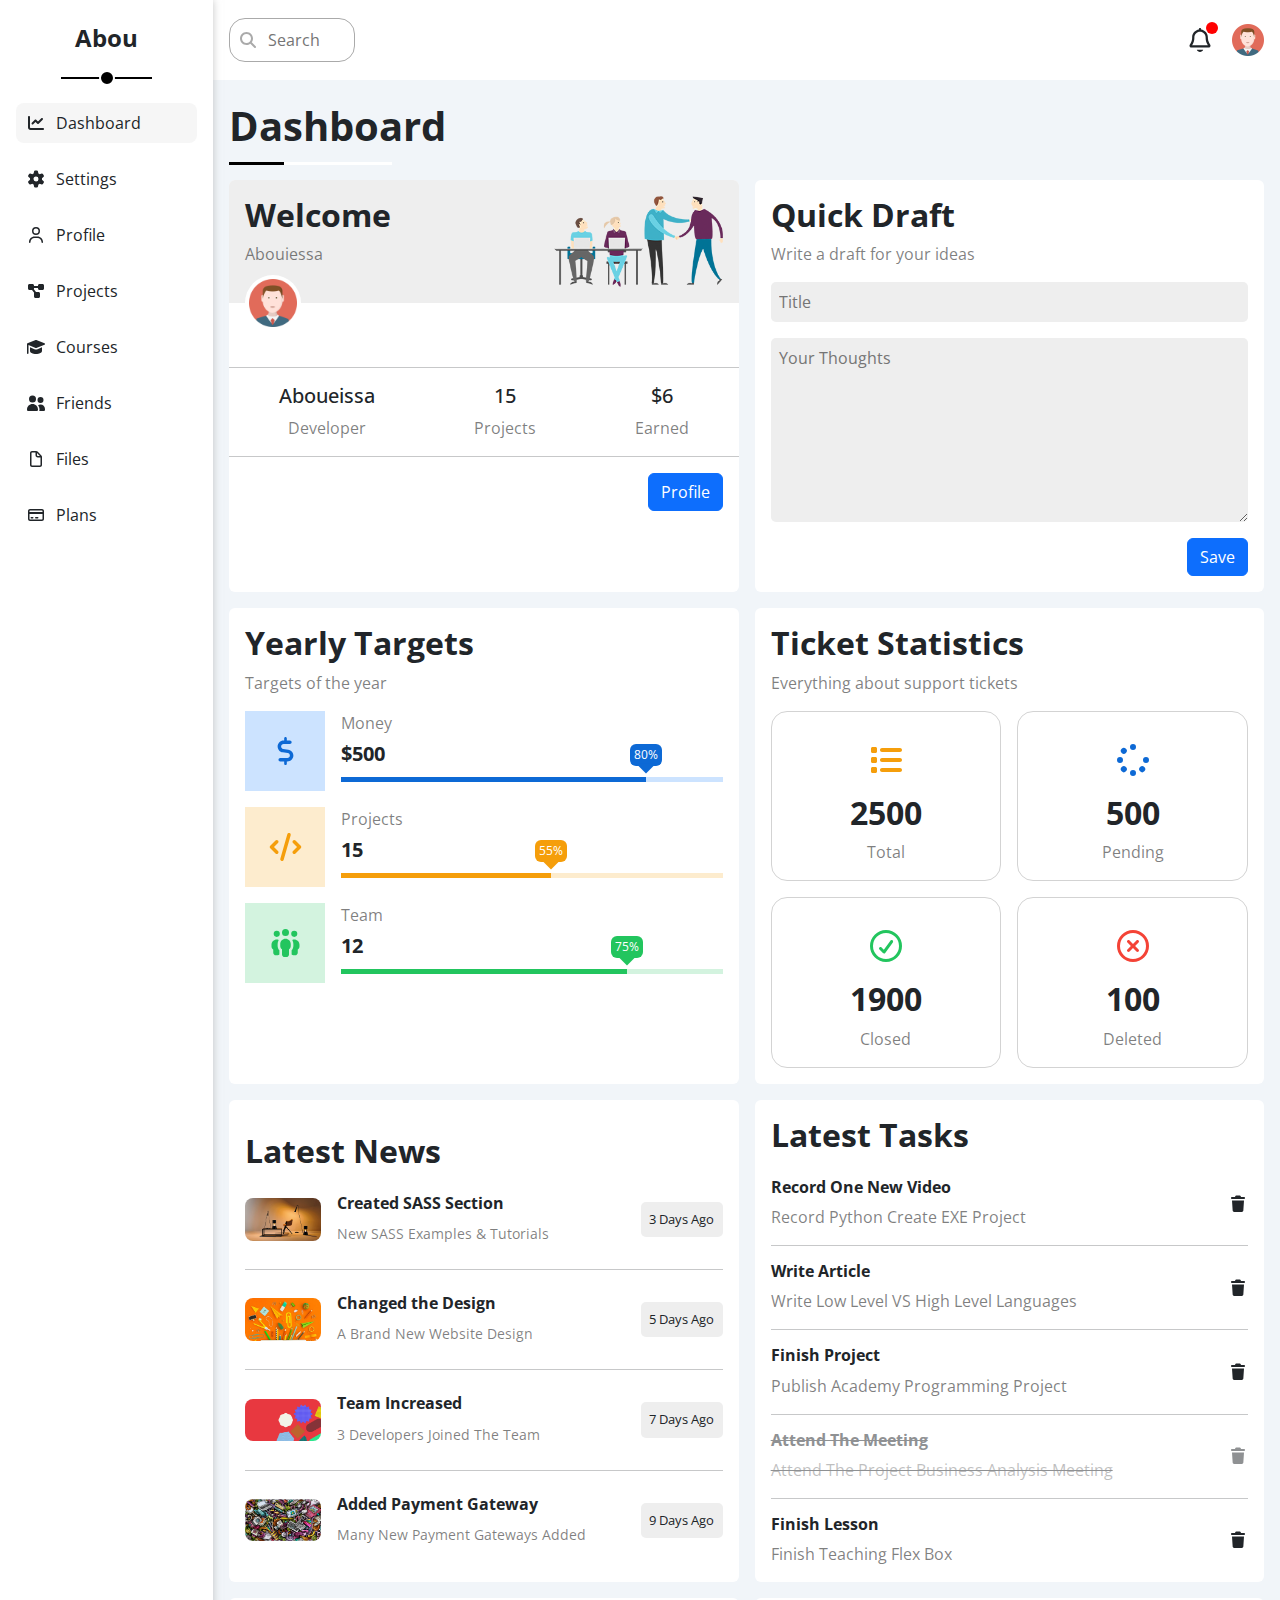
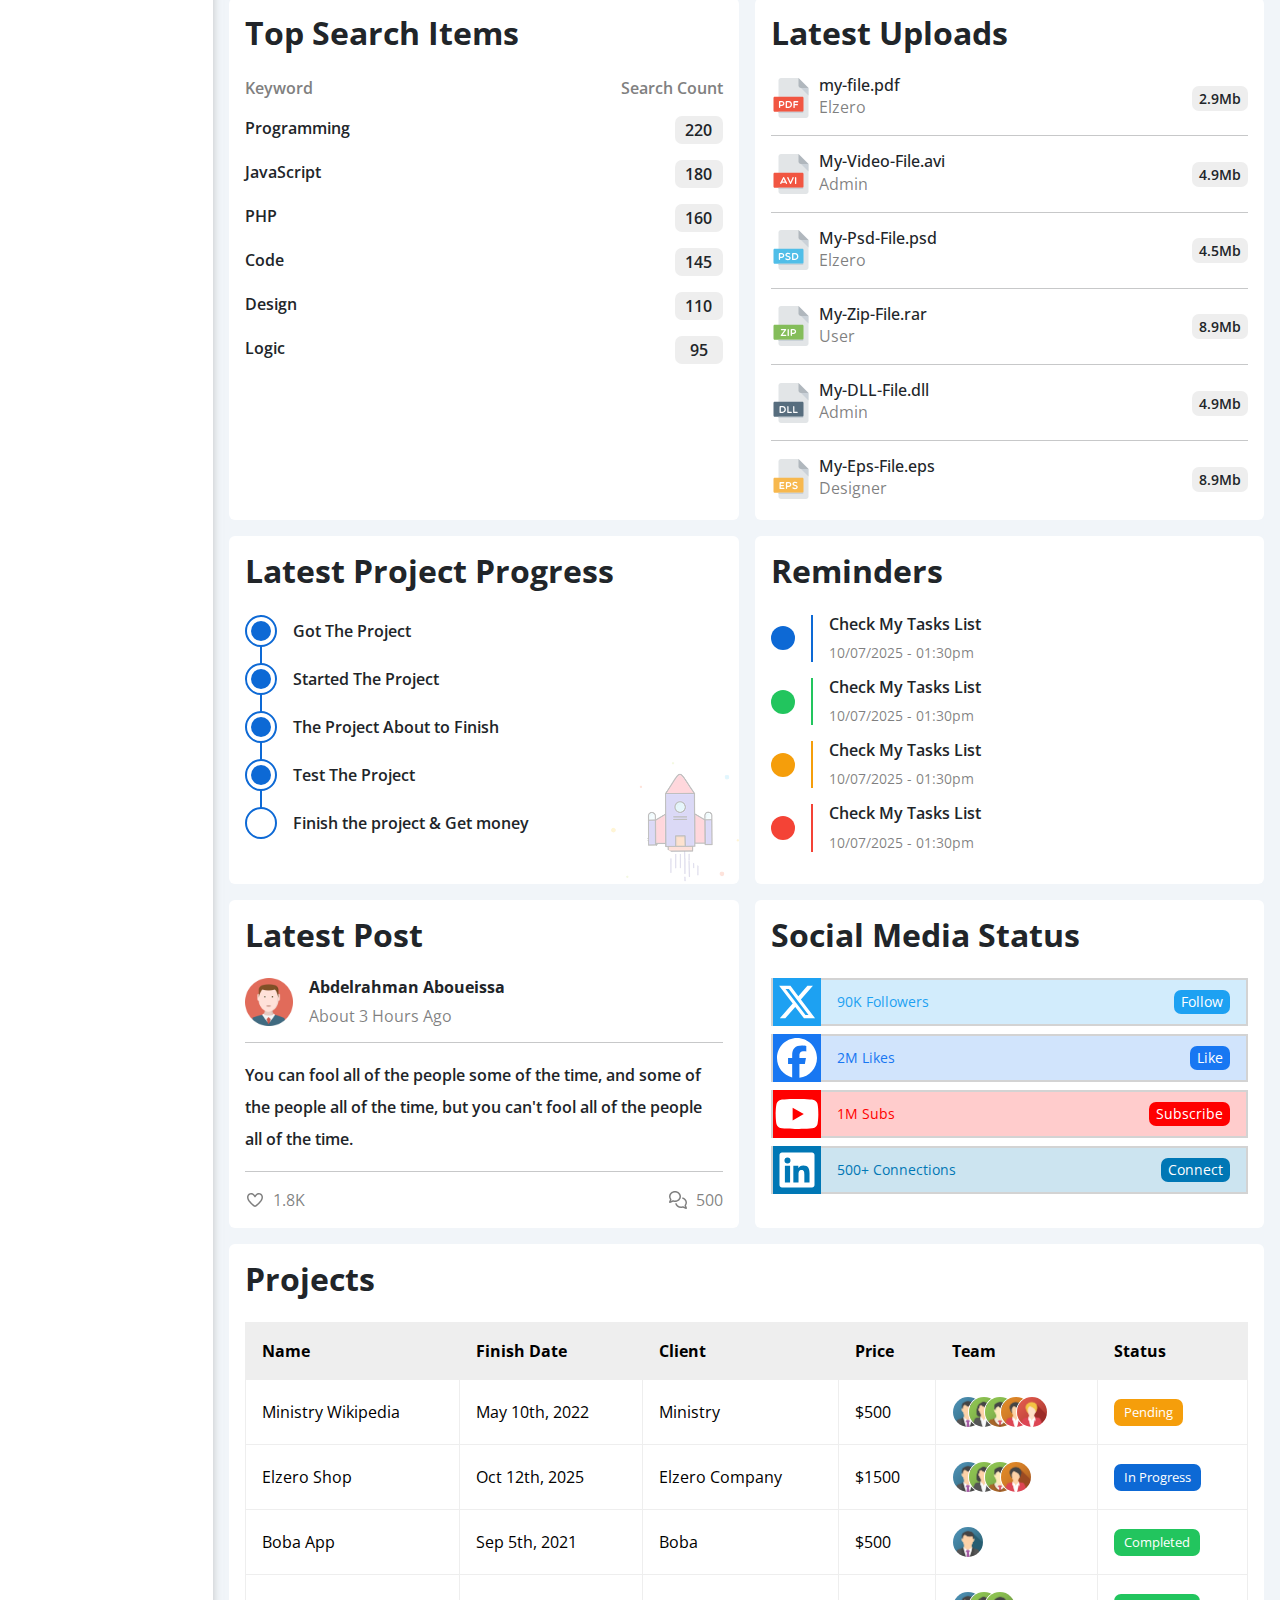
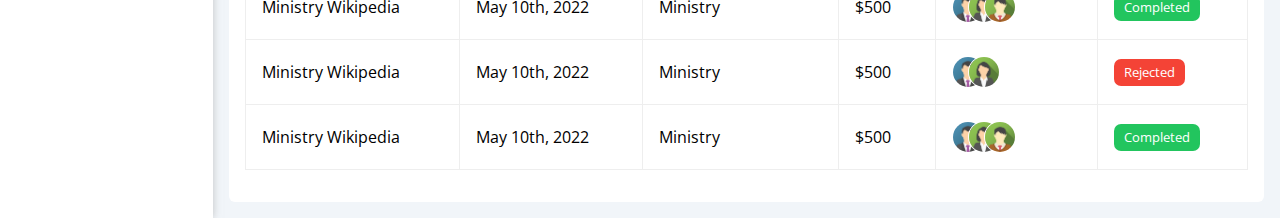
<file: index.html>
<!doctype html>
<html lang="en">
    <head>
        <meta charset="UTF-8" />
        <meta name="viewport" content="width=device-width, initial-scale=1.0" />
        <title>Template 4 - Dashboard</title>

        <style>
            * {
                font-size: 16px;
                font-family: "Open Sans", sans-serif;
                box-sizing: border-box;
            }

            body {
                background-color: var(--backdrop) !important;
            }

            .row {
                margin: 0 !important;
            }
        </style>

        <link rel="preconnect" href="https://fonts.googleapis.com" />
        <link rel="preconnect" href="https://fonts.gstatic.com" crossorigin />
        <link
            href="https://fonts.googleapis.com/css2?family=Open+Sans:ital,wght@0,300..800;1,300..800&display=swap"
            rel="stylesheet"
        />

        <link rel="stylesheet" href="css/style.css" />
        <link rel="stylesheet" href="css/style-lg.css" />
        <link rel="stylesheet" href="css/all.min.css" />
        <link rel="stylesheet" href="css/bootstrap.min.css" />
    </head>
    <body>
        <div class="row w-100">
            <div class="side col-lg-2 col-3 p-3">
                <h1 class="user text-center mb-2 mt-2 fs-4 fw-bold">Abou</h1>

                <div
                    class="decoration d-none d-sm-block mt-3 mb-3 w-50 position-relative"
                ></div>

                <a
                    href="index.html"
                    class="side-item text-decoration-none text-dark m-2 p-2 d-flex justify-content-center justify-content-sm-start align-items-center active"
                >
                    <div class="nav-icon">
                        <i class="fa-solid fa-chart-line"></i>
                    </div>

                    <span class="d-none d-sm-inline ms-sm-2">Dashboard</span>
                </a>

                <a
                    href="settings.html"
                    class="side-item text-decoration-none text-dark m-2 p-2 d-flex justify-content-center justify-content-sm-start align-items-center"
                >
                    <div class="nav-icon">
                        <i class="fa-solid fa-gear"></i>
                    </div>

                    <span class="d-none d-sm-inline ms-sm-2 ms-sm-2"
                        >Settings</span
                    >
                </a>

                <a
                    href="profile.html"
                    class="side-item text-decoration-none text-dark m-2 p-2 d-flex justify-content-center justify-content-sm-start align-items-center"
                >
                    <div class="nav-icon">
                        <i class="fa-regular fa-user"></i>
                    </div>

                    <span class="d-none d-sm-inline ms-sm-2">Profile</span>
                </a>

                <a
                    href="projects.html"
                    class="side-item text-decoration-none text-dark m-2 p-2 d-flex justify-content-center justify-content-sm-start align-items-center"
                >
                    <div class="nav-icon">
                        <i class="fa-solid fa-diagram-project"></i>
                    </div>

                    <span class="d-none d-sm-inline ms-sm-2">Projects</span>
                </a>

                <a
                    href="courses.html"
                    class="side-item text-decoration-none text-dark m-2 p-2 d-flex justify-content-center justify-content-sm-start align-items-center"
                >
                    <div class="nav-icon">
                        <i class="fa-solid fa-graduation-cap"></i>
                    </div>

                    <span class="d-none d-sm-inline ms-sm-2">Courses</span>
                </a>

                <a
                    href="friends.html"
                    class="side-item text-decoration-none text-dark m-2 p-2 d-flex justify-content-center justify-content-sm-start align-items-center"
                >
                    <div class="nav-icon">
                        <i class="fa-solid fa-user-group"></i>
                    </div>

                    <span class="d-none d-sm-inline ms-sm-2">Friends</span>
                </a>

                <a
                    href="files.html"
                    class="side-item text-decoration-none text-dark m-2 p-2 d-flex justify-content-center justify-content-sm-start align-items-center"
                >
                    <div class="nav-icon">
                        <i class="fa-regular fa-file"></i>
                    </div>

                    <span class="d-none d-sm-inline ms-sm-2">Files</span>
                </a>

                <a
                    href="plans.html"
                    class="side-item text-decoration-none text-dark m-2 p-2 d-flex justify-content-center justify-content-sm-start align-items-center"
                >
                    <div class="nav-icon">
                        <i class="fa-regular fa-credit-card"></i>
                    </div>

                    <span class="d-none d-sm-inline ms-sm-2">Plans</span>
                </a>
            </div>

            <div class="page col-9 col-lg-10 h-100 p-0">
                <div
                    class="top-bar ps-3 pe-3 container-fluid d-flex justify-content-between align-items-center"
                >
                    <div class="search d-flex align-items-center">
                        <i class="fa-solid fa-magnifying-glass"></i>
                        <input type="text" placeholder="Search" class="ms-2" />
                    </div>

                    <div
                        class="top-icons d-flex justify-content-center align-items-center"
                    >
                        <div
                            class="top-notifs position-relative me-3 d-flex justify-content-center align-items-center"
                        >
                            <i class="fa-regular fa-bell w-75 h-75"></i>
                        </div>
                        <div class="top-user">
                            <img
                                src="imgs/avatar.png"
                                class="img-fluid"
                                alt=""
                            />
                        </div>
                    </div>
                </div>

                <div class="content p-3">
                    <span
                        class="fw-bold title position-relative d-inline-block fs-1 mb-4"
                    >
                        Dashboard
                    </span>

                    <div class="cards d-grid gap-3">
                        <div class="card welcome p-0 pb-3">
                            <div class="solid-bg mb-5">
                                <div
                                    class="bg-content position-relative w-100 d-flex justify-content-between"
                                >
                                    <div class="text p-3">
                                        <h2 class="fw-bold">Welcome</h2>
                                        <span class="text-black-50"
                                            >Abouiessa</span
                                        >
                                    </div>
                                    <div
                                        class="welcome-img d-none d-sm-flex justify-content-end p-3"
                                    >
                                        <img
                                            src="imgs/welcome.png"
                                            class="img-fluid"
                                        />
                                    </div>
                                    <div
                                        class="box user-image p-1 position-absolute"
                                    >
                                        <img
                                            src="imgs/avatar.png"
                                            class="img-fluid"
                                        />
                                    </div>
                                </div>
                            </div>

                            <hr />
                            <div
                                class="user-data d-block d-sm-flex justify-content-around align-items-center"
                            >
                                <div class="data-item text-center mb-3 mb-sm-0">
                                    <h3 class="fs-5">Aboueissa</h3>
                                    <span class="text-black-50">Developer</span>
                                </div>
                                <div class="data-item text-center mb-3 mb-sm-0">
                                    <h3 class="fs-5">15</h3>
                                    <span class="text-black-50">Projects</span>
                                </div>
                                <div class="data-item text-center mb-3 mb-sm-0">
                                    <h3 class="fs-5">$6</h3>
                                    <span class="text-black-50">Earned</span>
                                </div>
                            </div>
                            <hr />

                            <div
                                class="button-section w-100 d-flex justify-content-end pe-3"
                            >
                                <div class="btn btn-primary card-btn">
                                    Profile
                                </div>
                            </div>
                        </div>

                        <div class="card draft p-3">
                            <div class="text mb-3">
                                <h2 class="fw-bold">Quick Draft</h2>
                                <span class="text-black-50"
                                    >Write a draft for your ideas</span
                                >
                            </div>

                            <input
                                type="text"
                                placeholder="Title"
                                class="draft-input p-2 mb-3"
                            />

                            <textarea
                                placeholder="Your Thoughts"
                                cols="30"
                                rows="7"
                                class="draft-input mb-3 p-2"
                            ></textarea>

                            <div
                                class="button-section w-100 d-flex justify-content-end"
                            >
                                <div class="btn btn-primary card-btn">Save</div>
                            </div>
                        </div>

                        <div class="card targets p-3">
                            <div class="text mb-3">
                                <h2 class="fw-bold">Yearly Targets</h2>
                                <span class="text-black-50"
                                    >Targets of the year</span
                                >
                            </div>

                            <div class="target-item w-100 d-flex mb-3">
                                <div
                                    class="left blue-target d-flex flex-shrink-0 justify-content-center align-items-center"
                                >
                                    <i class="fa-solid fa-dollar-sign fs-3"></i>
                                </div>

                                <div class="right h-100 ms-3 w-100">
                                    <div
                                        class="target-title text-black-50 mb-1"
                                    >
                                        Money
                                    </div>
                                    <div
                                        class="target-description fw-bold fs-5"
                                    >
                                        $500
                                    </div>
                                    <div
                                        class="target-bar blue w-100 mt-2 position-relative"
                                    >
                                        <div class="progress-bar">
                                            <span class="progress-indicator">
                                                80%
                                            </span>
                                        </div>
                                    </div>
                                </div>
                            </div>

                            <div class="target-item w-100 d-flex mb-3">
                                <div
                                    class="left yellow-target d-flex flex-shrink-0 justify-content-center align-items-center"
                                >
                                    <i class="fa-solid fa-code fs-3"></i>
                                </div>

                                <div class="right h-100 ms-3 w-100">
                                    <div
                                        class="target-title text-black-50 mb-1"
                                    >
                                        Projects
                                    </div>
                                    <div
                                        class="target-description fw-bold fs-5"
                                    >
                                        15
                                    </div>
                                    <div
                                        class="target-bar yellow w-100 mt-2 position-relative"
                                    >
                                        <div class="progress-bar">
                                            <span class="progress-indicator">
                                                55%
                                            </span>
                                        </div>
                                    </div>
                                </div>
                            </div>

                            <div class="target-item w-100 d-flex mb-3">
                                <div
                                    class="left green-target d-flex flex-shrink-0 justify-content-center align-items-center"
                                >
                                    <i
                                        class="fa-solid fa-people-group fs-3"
                                    ></i>
                                </div>

                                <div class="right h-100 ms-3 w-100">
                                    <div
                                        class="target-title text-black-50 mb-1"
                                    >
                                        Team
                                    </div>
                                    <div
                                        class="target-description fw-bold fs-5"
                                    >
                                        12
                                    </div>
                                    <div
                                        class="target-bar green w-100 mt-2 position-relative"
                                    >
                                        <div class="progress-bar">
                                            <span class="progress-indicator">
                                                75%
                                            </span>
                                        </div>
                                    </div>
                                </div>
                            </div>
                        </div>

                        <div class="card tickets p-3">
                            <div class="text mb-3">
                                <h2 class="fw-bold">Ticket Statistics</h2>
                                <span class="text-black-50"
                                    >Everything about support tickets</span
                                >
                            </div>

                            <div class="ticket-stats d-grid gap-3">
                                <div class="stat text-center p-3">
                                    <i
                                        class="fa-solid fa-list fs-2 mt-3 mb-3 c-yellow"
                                    ></i>
                                    <h2 class="fw-bold">2500</h2>
                                    <span class="text-black-50">Total</span>
                                </div>
                                <div class="stat text-center p-3">
                                    <i
                                        class="fa-solid fa-spinner fs-2 mt-3 mb-3 c-blue"
                                    ></i>
                                    <h2 class="fw-bold">500</h2>
                                    <span class="text-black-50">Pending</span>
                                </div>
                                <div class="stat text-center p-3">
                                    <i
                                        class="fa-regular fa-circle-check fs-2 mt-3 mb-3 c-green"
                                    ></i>
                                    <h2 class="fw-bold">1900</h2>
                                    <span class="text-black-50">Closed</span>
                                </div>
                                <div class="stat text-center p-3">
                                    <i
                                        class="fa-regular fa-circle-xmark fs-2 mt-3 mb-3 c-red"
                                    ></i>
                                    <h2 class="fw-bold">100</h2>
                                    <span class="text-black-50">Deleted</span>
                                </div>
                            </div>
                        </div>

                        <div class="card news p-3">
                            <div class="text mb-3 mt-3">
                                <h2 class="fw-bold text-center text-sm-start">
                                    Latest News
                                </h2>
                            </div>

                            <div class="all-news">
                                <div
                                    class="news-article text-center text-sm-start d-flex-column d-sm-flex align-items-center"
                                >
                                    <div class="news-image m-auto m-sm-0">
                                        <div class="box w-100 h-100">
                                            <img
                                                src="imgs/news-01.png"
                                                class="img-fluid"
                                            />
                                        </div>
                                    </div>

                                    <div
                                        class="content mt-2 mb-2 mt-sm-0 mb-sm-0 ms-0 ms-sm-3 w-100 d-flex justify-content-between align-items-center"
                                    >
                                        <div class="text w-100">
                                            <h6 class="fw-bold">
                                                Created SASS Section
                                            </h6>
                                            <span class="text-black-50"
                                                >New SASS Examples &
                                                Tutorials</span
                                            >
                                        </div>
                                    </div>
                                    <div
                                        class="date p-2 h-100 m-auto m-sm-0 text-center"
                                    >
                                        3 Days Ago
                                    </div>
                                </div>

                                <hr class="mt-4 mb-4" />
                                <div
                                    class="news-article text-center text-sm-start d-flex-column d-sm-flex align-items-center"
                                >
                                    <div class="news-image m-auto m-sm-0">
                                        <div class="box w-100 h-100">
                                            <img
                                                src="imgs/news-02.png"
                                                class="img-fluid"
                                            />
                                        </div>
                                    </div>

                                    <div
                                        class="content mt-2 mb-2 mt-sm-0 mb-sm-0 ms-0 ms-sm-3 w-100 d-flex justify-content-between align-items-center"
                                    >
                                        <div class="text w-100">
                                            <h6 class="fw-bold">
                                                Changed the Design
                                            </h6>
                                            <span class="text-black-50"
                                                >A Brand New Website
                                                Design</span
                                            >
                                        </div>
                                    </div>
                                    <div
                                        class="date p-2 h-100 m-auto m-sm-0 text-center"
                                    >
                                        5 Days Ago
                                    </div>
                                </div>

                                <hr class="mt-4 mb-4" />
                                <div
                                    class="news-article text-center text-sm-start d-flex-column d-sm-flex align-items-center"
                                >
                                    <div class="news-image m-auto m-sm-0">
                                        <div class="box w-100 h-100">
                                            <img
                                                src="imgs/news-03.png"
                                                class="img-fluid"
                                            />
                                        </div>
                                    </div>

                                    <div
                                        class="content mt-2 mb-2 mt-sm-0 mb-sm-0 ms-0 ms-sm-3 w-100 d-flex justify-content-between align-items-center"
                                    >
                                        <div class="text w-100">
                                            <h6 class="fw-bold">
                                                Team Increased
                                            </h6>
                                            <span class="text-black-50"
                                                >3 Developers Joined The
                                                Team</span
                                            >
                                        </div>
                                    </div>
                                    <div
                                        class="date p-2 h-100 m-auto m-sm-0 text-center"
                                    >
                                        7 Days Ago
                                    </div>
                                </div>

                                <hr class="mt-4 mb-4" />
                                <div
                                    class="news-article text-center text-sm-start d-flex-column d-sm-flex align-items-center"
                                >
                                    <div class="news-image m-auto m-sm-0">
                                        <div class="box w-100 h-100">
                                            <img
                                                src="imgs/news-04.png"
                                                class="img-fluid"
                                            />
                                        </div>
                                    </div>

                                    <div
                                        class="content mt-2 mb-2 mt-sm-0 mb-sm-0 ms-0 ms-sm-3 w-100 d-flex justify-content-between align-items-center"
                                    >
                                        <div class="text w-100">
                                            <h6 class="fw-bold">
                                                Added Payment Gateway
                                            </h6>
                                            <span class="text-black-50"
                                                >Many New Payment Gateways
                                                Added</span
                                            >
                                        </div>
                                    </div>
                                    <div
                                        class="date p-2 h-100 m-auto m-sm-0 text-center"
                                    >
                                        9 Days Ago
                                    </div>
                                </div>
                            </div>
                        </div>

                        <div class="card tasks p-3">
                            <div class="text mb-3">
                                <h2 class="fw-bold text-start">Latest Tasks</h2>
                            </div>

                            <div class="tasks-list">
                                <div
                                    class="task d-flex w-100 justify-content-between align-items-center"
                                >
                                    <div class="content">
                                        <h6 class="fw-bold">
                                            Record One New Video
                                        </h6>
                                        <span class="text-black-50"
                                            >Record Python Create EXE
                                            Project</span
                                        >
                                    </div>

                                    <div class="box w-10 del">
                                        <i class="fa-solid fa-trash"></i>
                                    </div>
                                </div>

                                <hr class="mt-3 mb-3" />
                                <div
                                    class="task d-flex w-100 justify-content-between align-items-center"
                                >
                                    <div class="content">
                                        <h6 class="fw-bold">Write Article</h6>
                                        <span class="text-black-50"
                                            >Write Low Level VS High Level
                                            Languages</span
                                        >
                                    </div>

                                    <div class="box w-10 del">
                                        <i class="fa-solid fa-trash"></i>
                                    </div>
                                </div>

                                <hr class="mt-3 mb-3" />
                                <div
                                    class="task d-flex w-100 justify-content-between align-items-center"
                                >
                                    <div class="content">
                                        <h6 class="fw-bold">Finish Project</h6>
                                        <span class="text-black-50"
                                            >Publish Academy Programming
                                            Project</span
                                        >
                                    </div>

                                    <div class="box w-10 del">
                                        <i class="fa-solid fa-trash"></i>
                                    </div>
                                </div>

                                <hr class="mt-3 mb-3" />
                                <div
                                    class="task disabled-task d-flex w-100 justify-content-between align-items-center"
                                >
                                    <div class="content">
                                        <h6 class="fw-bold">
                                            Attend The Meeting
                                        </h6>
                                        <span class="text-black-50"
                                            >Attend The Project Business
                                            Analysis Meeting</span
                                        >
                                    </div>

                                    <div class="box w-10 del">
                                        <i class="fa-solid fa-trash"></i>
                                    </div>
                                </div>

                                <hr class="mt-3 mb-3" />
                                <div
                                    class="task d-flex w-100 justify-content-between align-items-center"
                                >
                                    <div class="content">
                                        <h6 class="fw-bold">Finish Lesson</h6>
                                        <span class="text-black-50"
                                            >Finish Teaching Flex Box</span
                                        >
                                    </div>

                                    <div class="box w-10">
                                        <i class="fa-solid fa-trash"></i>
                                    </div>
                                </div>
                            </div>
                        </div>

                        <div class="card top-search p-3">
                            <div class="text mb-3">
                                <h2 class="fw-bold text-start">
                                    Top Search Items
                                </h2>
                            </div>

                            <div class="custom-table">
                                <div
                                    class="custom-row mb-3 d-flex justify-content-between thead"
                                >
                                    <span>Keyword</span>
                                    <span>Search Count</span>
                                </div>
                                <div
                                    class="custom-row mb-3 d-flex justify-content-between"
                                >
                                    <span>Programming</span>
                                    <span class="search-label">220</span>
                                </div>
                                <div
                                    class="custom-row mb-3 d-flex justify-content-between"
                                >
                                    <span>JavaScript</span>
                                    <span class="search-label">180</span>
                                </div>
                                <div
                                    class="custom-row mb-3 d-flex justify-content-between"
                                >
                                    <span>PHP</span>
                                    <span class="search-label">160</span>
                                </div>
                                <div
                                    class="custom-row mb-3 d-flex justify-content-between"
                                >
                                    <span>Code</span>
                                    <span class="search-label">145</span>
                                </div>
                                <div
                                    class="custom-row mb-3 d-flex justify-content-between"
                                >
                                    <span>Design</span>
                                    <span class="search-label">110</span>
                                </div>
                                <div
                                    class="custom-row mb-3 d-flex justify-content-between"
                                >
                                    <span>Logic</span>
                                    <span class="search-label">95</span>
                                </div>
                            </div>
                        </div>

                        <div class="card upload p-3">
                            <div class="text mb-3">
                                <h2 class="fw-bold text-start">
                                    Latest Uploads
                                </h2>
                            </div>

                            <div class="upload-list">
                                <div
                                    class="file-upload mb-1 d-flex justify-content-between align-items-center"
                                >
                                    <div class="file-icon">
                                        <img src="imgs/pdf.svg" />
                                    </div>

                                    <div class="file-data w-100 ms-2">
                                        <h6 class="m-0">my-file.pdf</h6>
                                        <span class="text-black-50"
                                            >Elzero</span
                                        >
                                    </div>

                                    <div class="file-size">
                                        <span class="size-label fw-semibold"
                                            >2.9Mb</span
                                        >
                                    </div>
                                </div>

                                <hr />
                                <div
                                    class="file-upload mb-1 d-flex justify-content-between align-items-center"
                                >
                                    <div class="file-icon">
                                        <img src="imgs/avi.svg" />
                                    </div>

                                    <div class="file-data w-100 ms-2">
                                        <h6 class="m-0">My-Video-File.avi</h6>
                                        <span class="text-black-50">Admin</span>
                                    </div>

                                    <div class="file-size">
                                        <span class="size-label fw-semibold"
                                            >4.9Mb</span
                                        >
                                    </div>
                                </div>

                                <hr />
                                <div
                                    class="file-upload mb-1 d-flex justify-content-between align-items-center"
                                >
                                    <div class="file-icon">
                                        <img src="imgs/psd.svg" />
                                    </div>

                                    <div class="file-data w-100 ms-2">
                                        <h6 class="m-0">My-Psd-File.psd</h6>
                                        <span class="text-black-50"
                                            >Elzero</span
                                        >
                                    </div>

                                    <div class="file-size">
                                        <span class="size-label fw-semibold"
                                            >4.5Mb</span
                                        >
                                    </div>
                                </div>

                                <hr />

                                <div
                                    class="file-upload mb-1 d-flex justify-content-between align-items-center"
                                >
                                    <div class="file-icon">
                                        <img src="imgs/zip.svg" />
                                    </div>

                                    <div class="file-data w-100 ms-2">
                                        <h6 class="m-0">My-Zip-File.rar</h6>
                                        <span class="text-black-50">User</span>
                                    </div>

                                    <div class="file-size">
                                        <span class="size-label fw-semibold"
                                            >8.9Mb</span
                                        >
                                    </div>
                                </div>

                                <hr />

                                <div
                                    class="file-upload mb-1 d-flex justify-content-between align-items-center"
                                >
                                    <div class="file-icon">
                                        <img src="imgs/dll.svg" />
                                    </div>

                                    <div class="file-data w-100 ms-2">
                                        <h6 class="m-0">My-DLL-File.dll</h6>
                                        <span class="text-black-50">Admin</span>
                                    </div>

                                    <div class="file-size">
                                        <span class="size-label fw-semibold"
                                            >4.9Mb</span
                                        >
                                    </div>
                                </div>

                                <hr />
                                <div
                                    class="file-upload mb-1 d-flex justify-content-between align-items-center"
                                >
                                    <div class="file-icon">
                                        <img src="imgs/eps.svg" />
                                    </div>

                                    <div class="file-data w-100 ms-2">
                                        <h6 class="m-0">My-Eps-File.eps</h6>
                                        <span class="text-black-50"
                                            >Designer</span
                                        >
                                    </div>

                                    <div class="file-size">
                                        <span class="size-label fw-semibold"
                                            >8.9Mb</span
                                        >
                                    </div>
                                </div>
                            </div>
                        </div>

                        <div class="card project-progress p-3">
                            <div class="text mb-3">
                                <h2 class="fw-bold text-start">
                                    Latest Project Progress
                                </h2>
                            </div>

                            <div
                                class="box project-decoration position-absolute w-25 end-0 bottom-0 opacity-25 d-none d-sm-block"
                            >
                                <img src="imgs/project.png" class="img-fluid" />
                            </div>

                            <div class="progress-list position-relative">
                                <div class="line h-100 position-absolute"></div>
                                <div
                                    class="project d-flex align-items-center mb-3"
                                >
                                    <span class="project-indicator p-1">
                                        <div class="completed w-100 h-100"></div
                                    ></span>
                                    <span class="fw-semibold ms-3"
                                        >Got The Project</span
                                    >
                                </div>
                                <div
                                    class="project d-flex align-items-center mb-3"
                                >
                                    <span class="project-indicator p-1">
                                        <div class="completed w-100 h-100"></div
                                    ></span>
                                    <span class="fw-semibold ms-3"
                                        >Started The Project</span
                                    >
                                </div>
                                <div
                                    class="project d-flex align-items-center mb-3"
                                >
                                    <span class="project-indicator p-1">
                                        <div class="completed w-100 h-100"></div
                                    ></span>
                                    <span class="fw-semibold ms-3"
                                        >The Project About to Finish</span
                                    >
                                </div>
                                <div
                                    class="project d-flex align-items-center mb-3"
                                >
                                    <span class="project-indicator p-1">
                                        <div
                                            class="completed current w-100 h-100"
                                        ></div
                                    ></span>
                                    <span class="fw-semibold ms-3"
                                        >Test The Project</span
                                    >
                                </div>
                                <div class="project d-flex align-items-center">
                                    <span class="project-indicator p-1">
                                        <div class="w-100 h-100"></div
                                    ></span>
                                    <span class="fw-semibold ms-3"
                                        >Finish the project & Get money</span
                                    >
                                </div>
                            </div>
                        </div>

                        <div class="card reminders p-3">
                            <div class="text mb-3">
                                <h2 class="fw-bold text-start">Reminders</h2>
                            </div>

                            <div class="reminder-list">
                                <div
                                    class="reminder blue mb-3 d-flex align-items-center"
                                >
                                    <span class="decoration-ball"></span>
                                    <div
                                        class="reminder-content lh-sm ms-3 ps-3"
                                    >
                                        <h6 class="fw-semibold p-0">
                                            Check My Tasks List
                                        </h6>
                                        <span class="text-black-50"
                                            >10/07/2025 - 01:30pm</span
                                        >
                                    </div>
                                </div>
                                <div
                                    class="reminder green mb-3 d-flex align-items-center"
                                >
                                    <span class="decoration-ball"></span>
                                    <div
                                        class="reminder-content lh-sm ms-3 ps-3"
                                    >
                                        <h6 class="fw-semibold p-0">
                                            Check My Tasks List
                                        </h6>
                                        <span class="text-black-50"
                                            >10/07/2025 - 01:30pm</span
                                        >
                                    </div>
                                </div>
                                <div
                                    class="reminder yellow mb-3 d-flex align-items-center"
                                >
                                    <span class="decoration-ball"></span>
                                    <div
                                        class="reminder-content lh-sm ms-3 ps-3"
                                    >
                                        <h6 class="fw-semibold p-0">
                                            Check My Tasks List
                                        </h6>
                                        <span class="text-black-50"
                                            >10/07/2025 - 01:30pm</span
                                        >
                                    </div>
                                </div>
                                <div
                                    class="reminder red mb-3 d-flex align-items-center"
                                >
                                    <span class="decoration-ball"></span>
                                    <div
                                        class="reminder-content lh-sm ms-3 ps-3"
                                    >
                                        <h6 class="fw-semibold p-0">
                                            Check My Tasks List
                                        </h6>
                                        <span class="text-black-50"
                                            >10/07/2025 - 01:30pm</span
                                        >
                                    </div>
                                </div>
                            </div>
                        </div>

                        <div class="card post p-3">
                            <div class="text mb-3">
                                <h2 class="fw-bold text-start">Latest Post</h2>
                            </div>

                            <div class="post-content w-100">
                                <div
                                    class="post-header d-flex w-100 align-items-center"
                                >
                                    <div class="box user-image">
                                        <img
                                            src="imgs/avatar.png"
                                            class="img-fluid"
                                        />
                                    </div>

                                    <div class="user-info lh-sm ms-3">
                                        <h6 class="p-0 fw-bold">
                                            Abdelrahman Aboueissa
                                        </h6>
                                        <span class="text-black-50"
                                            >About 3 Hours Ago</span
                                        >
                                    </div>
                                </div>

                                <hr />

                                <p
                                    class="text-center text-sm-start fw-semibold lh-lg"
                                >
                                    You can fool all of the people some of the
                                    time, and some of the people all of the
                                    time, but you can't fool all of the people
                                    all of the time.
                                </p>

                                <hr />

                                <div
                                    class="post-activity text-black-50 d-flex justify-content-between"
                                >
                                    <div class="likes">
                                        <i class="fa-regular fa-heart me-1"></i>
                                        <span>1.8K</span>
                                    </div>

                                    <div class="comments">
                                        <i
                                            class="fa-regular fa-comments me-1"
                                        ></i>
                                        <span>500</span>
                                    </div>
                                </div>
                            </div>
                        </div>

                        <div class="card socials p-3">
                            <div class="text mb-3">
                                <h2 class="fw-bold text-start">
                                    Social Media Status
                                </h2>
                            </div>

                            <div class="social-list w-100">
                                <div
                                    class="social mb-2 twitter d-flex align-items-center"
                                >
                                    <div
                                        class="social-icon flex-shrink-0 d-flex justify-content-center align-items-center"
                                    >
                                        <i
                                            class="fa-brands fa-x-twitter fs-1 text-white"
                                        ></i>
                                    </div>

                                    <div
                                        class="social-stat h-100 w-100 p-3 d-flex justify-content-between align-items-center"
                                    >
                                        <span class="number"
                                            >90K Followers</span
                                        >
                                        <span class="social-label text-white"
                                            >Follow</span
                                        >
                                    </div>
                                </div>

                                <div
                                    class="social mb-2 facebook d-flex align-items-center"
                                >
                                    <div
                                        class="social-icon flex-shrink-0 d-flex justify-content-center align-items-center"
                                    >
                                        <i
                                            class="fa-brands fa-facebook fs-1 text-white"
                                        ></i>
                                    </div>

                                    <div
                                        class="social-stat h-100 w-100 p-3 d-flex justify-content-between align-items-center"
                                    >
                                        <span class="number">2M Likes</span>
                                        <span class="social-label text-white"
                                            >Like</span
                                        >
                                    </div>
                                </div>

                                <div
                                    class="social mb-2 youtube d-flex align-items-center"
                                >
                                    <div
                                        class="social-icon flex-shrink-0 d-flex justify-content-center align-items-center"
                                    >
                                        <i
                                            class="fa-brands fa-youtube fs-1 text-white"
                                        ></i>
                                    </div>

                                    <div
                                        class="social-stat h-100 w-100 p-3 d-flex justify-content-between align-items-center"
                                    >
                                        <span class="number">1M Subs</span>
                                        <span class="social-label text-white"
                                            >Subscribe</span
                                        >
                                    </div>
                                </div>

                                <div
                                    class="social mb-2 linked d-flex align-items-center"
                                >
                                    <div
                                        class="social-icon flex-shrink-0 d-flex justify-content-center align-items-center"
                                    >
                                        <i
                                            class="fa-brands fa-linkedin fs-1 text-white"
                                        ></i>
                                    </div>

                                    <div
                                        class="social-stat h-100 w-100 p-3 d-flex justify-content-between align-items-center"
                                    >
                                        <span class="number"
                                            >500+ Connections</span
                                        >
                                        <span class="social-label text-white"
                                            >Connect</span
                                        >
                                    </div>
                                </div>
                            </div>
                        </div>

                        <div class="card project-table p-3 grid-wide">
                            <div class="text mb-3">
                                <h2 class="fw-bold text-start">Projects</h2>
                            </div>

                            <div class="table-content">
                                <table class="table-hover table-bordered table">
                                    <thead>
                                        <tr>
                                            <th>Name</th>
                                            <th>Finish Date</th>
                                            <th>Client</th>
                                            <th>Price</th>
                                            <th>Team</th>
                                            <th>Status</th>
                                        </tr>
                                    </thead>

                                    <tbody>
                                        <tr>
                                            <td>Ministry Wikipedia</td>
                                            <td>May 10th, 2022</td>
                                            <td>Ministry</td>
                                            <td>$500</td>
                                            <td>
                                                <div
                                                    class="team-members d-flex align-items-center"
                                                >
                                                    <div class="member ms-0">
                                                        <img
                                                            src="imgs/team-01.png"
                                                            class="img-fluid"
                                                        />
                                                    </div>
                                                    <div class="member">
                                                        <img
                                                            src="imgs/team-02.png"
                                                            class="img-fluid"
                                                        />
                                                    </div>
                                                    <div class="member">
                                                        <img
                                                            src="imgs/team-03.png"
                                                            class="img-fluid"
                                                        />
                                                    </div>
                                                    <div class="member">
                                                        <img
                                                            src="imgs/team-04.png"
                                                            class="img-fluid"
                                                        />
                                                    </div>
                                                    <div class="member">
                                                        <img
                                                            src="imgs/team-05.png"
                                                            class="img-fluid"
                                                        />
                                                    </div>
                                                </div>
                                            </td>
                                            <td>
                                                <div
                                                    class="status-label pending"
                                                >
                                                    Pending
                                                </div>
                                            </td>
                                        </tr>

                                        <tr>
                                            <td>Elzero Shop</td>
                                            <td>Oct 12th, 2025</td>
                                            <td>Elzero Company</td>
                                            <td>$1500</td>
                                            <td>
                                                <div
                                                    class="team-members d-flex align-items-center"
                                                >
                                                    <div class="member ms-0">
                                                        <img
                                                            src="imgs/team-01.png"
                                                            class="img-fluid"
                                                        />
                                                    </div>
                                                    <div class="member">
                                                        <img
                                                            src="imgs/team-02.png"
                                                            class="img-fluid"
                                                        />
                                                    </div>
                                                    <div class="member">
                                                        <img
                                                            src="imgs/team-03.png"
                                                            class="img-fluid"
                                                        />
                                                    </div>
                                                    <div class="member">
                                                        <img
                                                            src="imgs/team-04.png"
                                                            class="img-fluid"
                                                        />
                                                    </div>
                                                </div>
                                            </td>
                                            <td>
                                                <div
                                                    class="status-label in-progress"
                                                >
                                                    In Progress
                                                </div>
                                            </td>
                                        </tr>

                                        <tr>
                                            <td>Boba App</td>
                                            <td>Sep 5th, 2021</td>
                                            <td>Boba</td>
                                            <td>$500</td>
                                            <td>
                                                <div
                                                    class="team-members d-flex align-items-center"
                                                >
                                                    <div class="member ms-0">
                                                        <img
                                                            src="imgs/team-01.png"
                                                            class="img-fluid"
                                                        />
                                                    </div>
                                                </div>
                                            </td>
                                            <td>
                                                <div
                                                    class="status-label completed"
                                                >
                                                    Completed
                                                </div>
                                            </td>
                                        </tr>

                                        <tr>
                                            <td>Ministry Wikipedia</td>
                                            <td>May 10th, 2022</td>
                                            <td>Ministry</td>
                                            <td>$500</td>
                                            <td>
                                                <div
                                                    class="team-members d-flex align-items-center"
                                                >
                                                    <div class="member ms-0">
                                                        <img
                                                            src="imgs/team-01.png"
                                                            class="img-fluid"
                                                        />
                                                    </div>
                                                    <div class="member">
                                                        <img
                                                            src="imgs/team-02.png"
                                                            class="img-fluid"
                                                        />
                                                    </div>
                                                    <div class="member">
                                                        <img
                                                            src="imgs/team-03.png"
                                                            class="img-fluid"
                                                        />
                                                    </div>
                                                </div>
                                            </td>
                                            <td>
                                                <div
                                                    class="status-label completed"
                                                >
                                                    Completed
                                                </div>
                                            </td>
                                        </tr>

                                        <tr>
                                            <td>Ministry Wikipedia</td>
                                            <td>May 10th, 2022</td>
                                            <td>Ministry</td>
                                            <td>$500</td>
                                            <td>
                                                <div
                                                    class="team-members d-flex align-items-center"
                                                >
                                                    <div class="member ms-0">
                                                        <img
                                                            src="imgs/team-01.png"
                                                            class="img-fluid"
                                                        />
                                                    </div>
                                                    <div class="member">
                                                        <img
                                                            src="imgs/team-02.png"
                                                            class="img-fluid"
                                                        />
                                                    </div>
                                                </div>
                                            </td>
                                            <td>
                                                <div
                                                    class="status-label rejected"
                                                >
                                                    Rejected
                                                </div>
                                            </td>
                                        </tr>

                                        <tr>
                                            <td>Ministry Wikipedia</td>
                                            <td>May 10th, 2022</td>
                                            <td>Ministry</td>
                                            <td>$500</td>
                                            <td>
                                                <div
                                                    class="team-members d-flex align-items-center"
                                                >
                                                    <div class="member ms-0">
                                                        <img
                                                            src="imgs/team-01.png"
                                                            class="img-fluid"
                                                        />
                                                    </div>
                                                    <div class="member">
                                                        <img
                                                            src="imgs/team-02.png"
                                                            class="img-fluid"
                                                        />
                                                    </div>
                                                    <div class="member">
                                                        <img
                                                            src="imgs/team-03.png"
                                                            class="img-fluid"
                                                        />
                                                    </div>
                                                </div>
                                            </td>
                                            <td>
                                                <div
                                                    class="status-label completed"
                                                >
                                                    Completed
                                                </div>
                                            </td>
                                        </tr>
                                    </tbody>
                                </table>
                            </div>
                        </div>
                    </div>
                </div>
            </div>
        </div>

        <script src="js/all.min.js"></script>
        <script src="js/bootstrap.bundle.min.js"></script>
    </body>
</html>
</file>
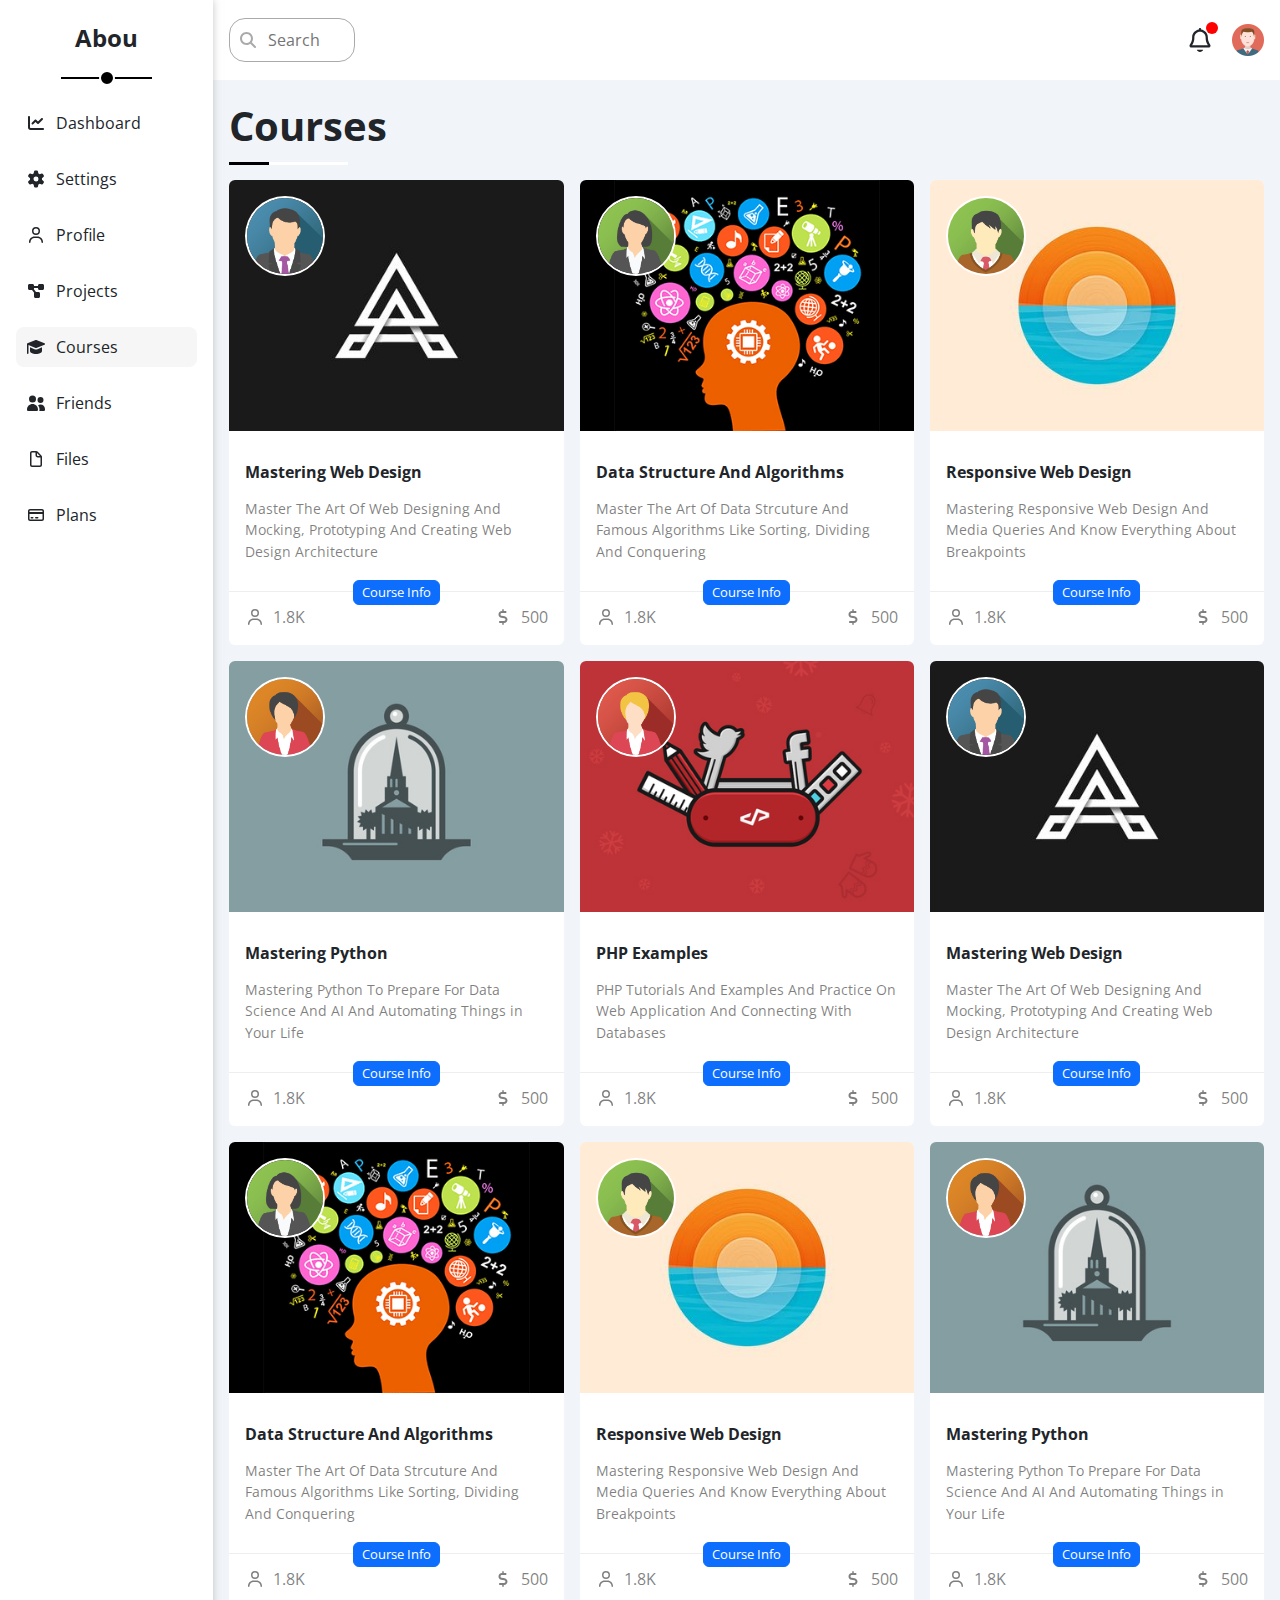
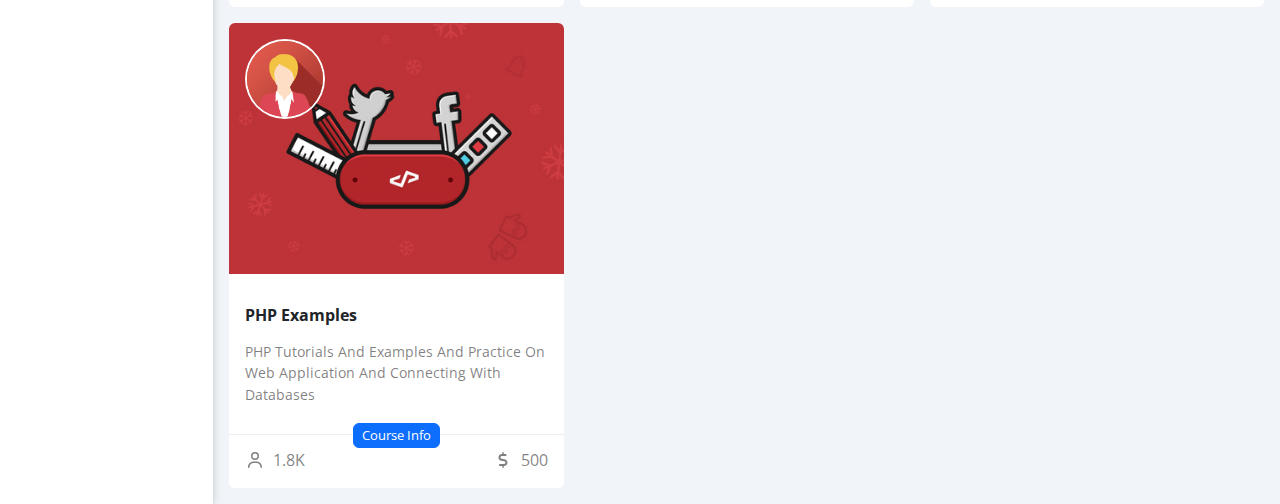
<file: courses.html>
<!doctype html>
<html lang="en">
    <head>
        <meta charset="UTF-8" />
        <meta name="viewport" content="width=device-width, initial-scale=1.0" />
        <title>Template 4 - Courses</title>

        <style>
            * {
                font-size: 16px;
                font-family: "Open Sans", sans-serif;
                box-sizing: border-box;
            }

            body {
                background-color: var(--backdrop) !important;
            }

            .row {
                margin: 0 !important;
            }
        </style>

        <link rel="preconnect" href="https://fonts.googleapis.com" />
        <link rel="preconnect" href="https://fonts.gstatic.com" crossorigin />
        <link
            href="https://fonts.googleapis.com/css2?family=Open+Sans:ital,wght@0,300..800;1,300..800&display=swap"
            rel="stylesheet"
        />

        <link rel="stylesheet" href="css/style.css" />
        <link rel="stylesheet" href="css/style-lg.css" />
        <link rel="stylesheet" href="css/courses.css" />
        <link rel="stylesheet" href="css/all.min.css" />
        <link rel="stylesheet" href="css/bootstrap.min.css" />
    </head>
    <body>
        <div class="row w-100">
            <div class="side col-lg-2 col-3 p-3">
                <h1 class="user text-center mb-2 mt-2 fs-4 fw-bold">Abou</h1>

                <div
                    class="decoration d-none d-sm-block mt-3 mb-3 w-50 position-relative"
                ></div>

                <a
                    href="index.html"
                    class="side-item text-decoration-none text-dark m-2 p-2 d-flex justify-content-center justify-content-sm-start align-items-center"
                >
                    <div class="nav-icon">
                        <i class="fa-solid fa-chart-line"></i>
                    </div>

                    <span class="d-none d-sm-inline ms-sm-2">Dashboard</span>
                </a>

                <a
                    href="settings.html"
                    class="side-item text-decoration-none text-dark m-2 p-2 d-flex justify-content-center justify-content-sm-start align-items-center"
                >
                    <div class="nav-icon">
                        <i class="fa-solid fa-gear"></i>
                    </div>

                    <span class="d-none d-sm-inline ms-sm-2 ms-sm-2"
                        >Settings</span
                    >
                </a>

                <a
                    href="profile.html"
                    class="side-item text-decoration-none text-dark m-2 p-2 d-flex justify-content-center justify-content-sm-start align-items-center"
                >
                    <div class="nav-icon">
                        <i class="fa-regular fa-user"></i>
                    </div>

                    <span class="d-none d-sm-inline ms-sm-2">Profile</span>
                </a>

                <a
                    href="projects.html"
                    class="side-item text-decoration-none text-dark m-2 p-2 d-flex justify-content-center justify-content-sm-start align-items-center"
                >
                    <div class="nav-icon">
                        <i class="fa-solid fa-diagram-project"></i>
                    </div>

                    <span class="d-none d-sm-inline ms-sm-2">Projects</span>
                </a>

                <a
                    href="courses.html"
                    class="side-item text-decoration-none text-dark m-2 p-2 d-flex justify-content-center justify-content-sm-start align-items-center active"
                >
                    <div class="nav-icon">
                        <i class="fa-solid fa-graduation-cap"></i>
                    </div>

                    <span class="d-none d-sm-inline ms-sm-2">Courses</span>
                </a>

                <a
                    href="friends.html"
                    class="side-item text-decoration-none text-dark m-2 p-2 d-flex justify-content-center justify-content-sm-start align-items-center"
                >
                    <div class="nav-icon">
                        <i class="fa-solid fa-user-group"></i>
                    </div>

                    <span class="d-none d-sm-inline ms-sm-2">Friends</span>
                </a>

                <a
                    href="files.html"
                    class="side-item text-decoration-none text-dark m-2 p-2 d-flex justify-content-center justify-content-sm-start align-items-center"
                >
                    <div class="nav-icon">
                        <i class="fa-regular fa-file"></i>
                    </div>

                    <span class="d-none d-sm-inline ms-sm-2">Files</span>
                </a>

                <a
                    href="plans.html"
                    class="side-item text-decoration-none text-dark m-2 p-2 d-flex justify-content-center justify-content-sm-start align-items-center"
                >
                    <div class="nav-icon">
                        <i class="fa-regular fa-credit-card"></i>
                    </div>

                    <span class="d-none d-sm-inline ms-sm-2">Plans</span>
                </a>
            </div>

            <div class="page col-9 col-lg-10 h-100 p-0">
                <div
                    class="top-bar ps-3 pe-3 container-fluid d-flex justify-content-between align-items-center"
                >
                    <div class="search d-flex align-items-center">
                        <i class="fa-solid fa-magnifying-glass"></i>
                        <input type="text" placeholder="Search" class="ms-2" />
                    </div>

                    <div
                        class="top-icons d-flex justify-content-center align-items-center"
                    >
                        <div
                            class="top-notifs position-relative me-3 d-flex justify-content-center align-items-center"
                        >
                            <i class="fa-regular fa-bell w-75 h-75"></i>
                        </div>
                        <div class="top-user">
                            <img
                                src="imgs/avatar.png"
                                class="img-fluid"
                                alt=""
                            />
                        </div>
                    </div>
                </div>

                <div class="content p-3">
                    <span
                        class="fw-bold title position-relative d-inline-block fs-1 mb-4"
                    >
                        Courses
                    </span>

                    <div class="cards-wide d-grid gap-3">
                        <div class="card">
                            <div class="card-top position-relative">
                                <div class="card-image w-100 h-100">
                                    <img
                                        src="imgs/course-01.jpg"
                                        class="img-fluid"
                                    />
                                </div>
                                <div
                                    class="card-user position-absolute top-0 m-3"
                                >
                                    <img
                                        src="imgs/team-01.png"
                                        class="img-fluid"
                                    />
                                </div>
                            </div>

                            <div class="card-content p-3">
                                <div class="card-text">
                                    <h6 class="fw-bold mt-3 mb-3">
                                        Mastering Web Design
                                    </h6>
                                    <p class="text-black-50">
                                        Master The Art Of Web Designing And
                                        Mocking, Prototyping And Creating Web
                                        Design Architecture
                                    </p>
                                </div>

                                <div
                                    class="card-section w-100 text-center position-relative"
                                >
                                    <div
                                        class="divider position-absolute bottom-50"
                                    ></div>
                                    <div
                                        class="course-label btn btn-primary position-relative"
                                    >
                                        Course Info
                                    </div>
                                </div>

                                <div
                                    class="text-black-50 d-flex justify-content-between course-data"
                                >
                                    <div class="users">
                                        <i class="fa-regular fa-user me-1"></i>
                                        <span>1.8K</span>
                                    </div>

                                    <div class="profit">
                                        <i
                                            class="fa-solid fa-dollar-sign me-1"
                                        ></i>
                                        <span>500</span>
                                    </div>
                                </div>
                            </div>
                        </div>

                        <div class="card">
                            <div class="card-top position-relative">
                                <div class="card-image w-100 h-100">
                                    <img
                                        src="imgs/course-02.jpg"
                                        class="img-fluid"
                                    />
                                </div>
                                <div
                                    class="card-user position-absolute top-0 m-3"
                                >
                                    <img
                                        src="imgs/team-02.png"
                                        class="img-fluid"
                                    />
                                </div>
                            </div>

                            <div class="card-content p-3">
                                <div class="card-text">
                                    <h6 class="fw-bold mt-3 mb-3">
                                        Data Structure And Algorithms
                                    </h6>
                                    <p class="text-black-50">
                                        Master The Art Of Data Strcuture And
                                        Famous Algorithms Like Sorting, Dividing
                                        And Conquering
                                    </p>
                                </div>

                                <div
                                    class="card-section w-100 text-center position-relative"
                                >
                                    <div
                                        class="divider position-absolute bottom-50"
                                    ></div>
                                    <div
                                        class="course-label btn btn-primary position-relative"
                                    >
                                        Course Info
                                    </div>
                                </div>

                                <div
                                    class="text-black-50 d-flex justify-content-between course-data"
                                >
                                    <div class="users">
                                        <i class="fa-regular fa-user me-1"></i>
                                        <span>1.8K</span>
                                    </div>

                                    <div class="profit">
                                        <i
                                            class="fa-solid fa-dollar-sign me-1"
                                        ></i>
                                        <span>500</span>
                                    </div>
                                </div>
                            </div>
                        </div>

                        <div class="card">
                            <div class="card-top position-relative">
                                <div class="card-image w-100 h-100">
                                    <img
                                        src="imgs/course-03.jpg"
                                        class="img-fluid"
                                    />
                                </div>
                                <div
                                    class="card-user position-absolute top-0 m-3"
                                >
                                    <img
                                        src="imgs/team-03.png"
                                        class="img-fluid"
                                    />
                                </div>
                            </div>

                            <div class="card-content p-3">
                                <div class="card-text">
                                    <h6 class="fw-bold mt-3 mb-3">
                                        Responsive Web Design
                                    </h6>
                                    <p class="text-black-50">
                                        Mastering Responsive Web Design And
                                        Media Queries And Know Everything About
                                        Breakpoints
                                    </p>
                                </div>

                                <div
                                    class="card-section w-100 text-center position-relative"
                                >
                                    <div
                                        class="divider position-absolute bottom-50"
                                    ></div>
                                    <div
                                        class="course-label btn btn-primary position-relative"
                                    >
                                        Course Info
                                    </div>
                                </div>

                                <div
                                    class="text-black-50 d-flex justify-content-between course-data"
                                >
                                    <div class="users">
                                        <i class="fa-regular fa-user me-1"></i>
                                        <span>1.8K</span>
                                    </div>

                                    <div class="profit">
                                        <i
                                            class="fa-solid fa-dollar-sign me-1"
                                        ></i>
                                        <span>500</span>
                                    </div>
                                </div>
                            </div>
                        </div>

                        <div class="card">
                            <div class="card-top position-relative">
                                <div class="card-image w-100 h-100">
                                    <img
                                        src="imgs/course-04.jpg"
                                        class="img-fluid"
                                    />
                                </div>
                                <div
                                    class="card-user position-absolute top-0 m-3"
                                >
                                    <img
                                        src="imgs/team-04.png"
                                        class="img-fluid"
                                    />
                                </div>
                            </div>

                            <div class="card-content p-3">
                                <div class="card-text">
                                    <h6 class="fw-bold mt-3 mb-3">
                                        Mastering Python
                                    </h6>
                                    <p class="text-black-50">
                                        Mastering Python To Prepare For Data
                                        Science And AI And Automating Things in
                                        Your Life
                                    </p>
                                </div>

                                <div
                                    class="card-section w-100 text-center position-relative"
                                >
                                    <div
                                        class="divider position-absolute bottom-50"
                                    ></div>
                                    <div
                                        class="course-label btn btn-primary position-relative"
                                    >
                                        Course Info
                                    </div>
                                </div>

                                <div
                                    class="text-black-50 d-flex justify-content-between course-data"
                                >
                                    <div class="users">
                                        <i class="fa-regular fa-user me-1"></i>
                                        <span>1.8K</span>
                                    </div>

                                    <div class="profit">
                                        <i
                                            class="fa-solid fa-dollar-sign me-1"
                                        ></i>
                                        <span>500</span>
                                    </div>
                                </div>
                            </div>
                        </div>

                        <div class="card">
                            <div class="card-top position-relative">
                                <div class="card-image w-100 h-100">
                                    <img
                                        src="imgs/course-05.jpg"
                                        class="img-fluid"
                                    />
                                </div>
                                <div
                                    class="card-user position-absolute top-0 m-3"
                                >
                                    <img
                                        src="imgs/team-05.png"
                                        class="img-fluid"
                                    />
                                </div>
                            </div>

                            <div class="card-content p-3">
                                <div class="card-text">
                                    <h6 class="fw-bold mt-3 mb-3">
                                        PHP Examples
                                    </h6>
                                    <p class="text-black-50">
                                        PHP Tutorials And Examples And Practice
                                        On Web Application And Connecting With
                                        Databases
                                    </p>
                                </div>

                                <div
                                    class="card-section w-100 text-center position-relative"
                                >
                                    <div
                                        class="divider position-absolute bottom-50"
                                    ></div>
                                    <div
                                        class="course-label btn btn-primary position-relative"
                                    >
                                        Course Info
                                    </div>
                                </div>

                                <div
                                    class="text-black-50 d-flex justify-content-between course-data"
                                >
                                    <div class="users">
                                        <i class="fa-regular fa-user me-1"></i>
                                        <span>1.8K</span>
                                    </div>

                                    <div class="profit">
                                        <i
                                            class="fa-solid fa-dollar-sign me-1"
                                        ></i>
                                        <span>500</span>
                                    </div>
                                </div>
                            </div>
                        </div>

                        <div class="card">
                            <div class="card-top position-relative">
                                <div class="card-image w-100 h-100">
                                    <img
                                        src="imgs/course-01.jpg"
                                        class="img-fluid"
                                    />
                                </div>
                                <div
                                    class="card-user position-absolute top-0 m-3"
                                >
                                    <img
                                        src="imgs/team-01.png"
                                        class="img-fluid"
                                    />
                                </div>
                            </div>

                            <div class="card-content p-3">
                                <div class="card-text">
                                    <h6 class="fw-bold mt-3 mb-3">
                                        Mastering Web Design
                                    </h6>
                                    <p class="text-black-50">
                                        Master The Art Of Web Designing And
                                        Mocking, Prototyping And Creating Web
                                        Design Architecture
                                    </p>
                                </div>

                                <div
                                    class="card-section w-100 text-center position-relative"
                                >
                                    <div
                                        class="divider position-absolute bottom-50"
                                    ></div>
                                    <div
                                        class="course-label btn btn-primary position-relative"
                                    >
                                        Course Info
                                    </div>
                                </div>

                                <div
                                    class="text-black-50 d-flex justify-content-between course-data"
                                >
                                    <div class="users">
                                        <i class="fa-regular fa-user me-1"></i>
                                        <span>1.8K</span>
                                    </div>

                                    <div class="profit">
                                        <i
                                            class="fa-solid fa-dollar-sign me-1"
                                        ></i>
                                        <span>500</span>
                                    </div>
                                </div>
                            </div>
                        </div>

                        <div class="card">
                            <div class="card-top position-relative">
                                <div class="card-image w-100 h-100">
                                    <img
                                        src="imgs/course-02.jpg"
                                        class="img-fluid"
                                    />
                                </div>
                                <div
                                    class="card-user position-absolute top-0 m-3"
                                >
                                    <img
                                        src="imgs/team-02.png"
                                        class="img-fluid"
                                    />
                                </div>
                            </div>

                            <div class="card-content p-3">
                                <div class="card-text">
                                    <h6 class="fw-bold mt-3 mb-3">
                                        Data Structure And Algorithms
                                    </h6>
                                    <p class="text-black-50">
                                        Master The Art Of Data Strcuture And
                                        Famous Algorithms Like Sorting, Dividing
                                        And Conquering
                                    </p>
                                </div>

                                <div
                                    class="card-section w-100 text-center position-relative"
                                >
                                    <div
                                        class="divider position-absolute bottom-50"
                                    ></div>
                                    <div
                                        class="course-label btn btn-primary position-relative"
                                    >
                                        Course Info
                                    </div>
                                </div>

                                <div
                                    class="text-black-50 d-flex justify-content-between course-data"
                                >
                                    <div class="users">
                                        <i class="fa-regular fa-user me-1"></i>
                                        <span>1.8K</span>
                                    </div>

                                    <div class="profit">
                                        <i
                                            class="fa-solid fa-dollar-sign me-1"
                                        ></i>
                                        <span>500</span>
                                    </div>
                                </div>
                            </div>
                        </div>

                        <div class="card">
                            <div class="card-top position-relative">
                                <div class="card-image w-100 h-100">
                                    <img
                                        src="imgs/course-03.jpg"
                                        class="img-fluid"
                                    />
                                </div>
                                <div
                                    class="card-user position-absolute top-0 m-3"
                                >
                                    <img
                                        src="imgs/team-03.png"
                                        class="img-fluid"
                                    />
                                </div>
                            </div>

                            <div class="card-content p-3">
                                <div class="card-text">
                                    <h6 class="fw-bold mt-3 mb-3">
                                        Responsive Web Design
                                    </h6>
                                    <p class="text-black-50">
                                        Mastering Responsive Web Design And
                                        Media Queries And Know Everything About
                                        Breakpoints
                                    </p>
                                </div>

                                <div
                                    class="card-section w-100 text-center position-relative"
                                >
                                    <div
                                        class="divider position-absolute bottom-50"
                                    ></div>
                                    <div
                                        class="course-label btn btn-primary position-relative"
                                    >
                                        Course Info
                                    </div>
                                </div>

                                <div
                                    class="text-black-50 d-flex justify-content-between course-data"
                                >
                                    <div class="users">
                                        <i class="fa-regular fa-user me-1"></i>
                                        <span>1.8K</span>
                                    </div>

                                    <div class="profit">
                                        <i
                                            class="fa-solid fa-dollar-sign me-1"
                                        ></i>
                                        <span>500</span>
                                    </div>
                                </div>
                            </div>
                        </div>

                        <div class="card">
                            <div class="card-top position-relative">
                                <div class="card-image w-100 h-100">
                                    <img
                                        src="imgs/course-04.jpg"
                                        class="img-fluid"
                                    />
                                </div>
                                <div
                                    class="card-user position-absolute top-0 m-3"
                                >
                                    <img
                                        src="imgs/team-04.png"
                                        class="img-fluid"
                                    />
                                </div>
                            </div>

                            <div class="card-content p-3">
                                <div class="card-text">
                                    <h6 class="fw-bold mt-3 mb-3">
                                        Mastering Python
                                    </h6>
                                    <p class="text-black-50">
                                        Mastering Python To Prepare For Data
                                        Science And AI And Automating Things in
                                        Your Life
                                    </p>
                                </div>

                                <div
                                    class="card-section w-100 text-center position-relative"
                                >
                                    <div
                                        class="divider position-absolute bottom-50"
                                    ></div>
                                    <div
                                        class="course-label btn btn-primary position-relative"
                                    >
                                        Course Info
                                    </div>
                                </div>

                                <div
                                    class="text-black-50 d-flex justify-content-between course-data"
                                >
                                    <div class="users">
                                        <i class="fa-regular fa-user me-1"></i>
                                        <span>1.8K</span>
                                    </div>

                                    <div class="profit">
                                        <i
                                            class="fa-solid fa-dollar-sign me-1"
                                        ></i>
                                        <span>500</span>
                                    </div>
                                </div>
                            </div>
                        </div>

                        <div class="card">
                            <div class="card-top position-relative">
                                <div class="card-image w-100 h-100">
                                    <img
                                        src="imgs/course-05.jpg"
                                        class="img-fluid"
                                    />
                                </div>
                                <div
                                    class="card-user position-absolute top-0 m-3"
                                >
                                    <img
                                        src="imgs/team-05.png"
                                        class="img-fluid"
                                    />
                                </div>
                            </div>

                            <div class="card-content p-3">
                                <div class="card-text">
                                    <h6 class="fw-bold mt-3 mb-3">
                                        PHP Examples
                                    </h6>
                                    <p class="text-black-50">
                                        PHP Tutorials And Examples And Practice
                                        On Web Application And Connecting With
                                        Databases
                                    </p>
                                </div>

                                <div
                                    class="card-section w-100 text-center position-relative"
                                >
                                    <div
                                        class="divider position-absolute bottom-50"
                                    ></div>
                                    <div
                                        class="course-label btn btn-primary position-relative"
                                    >
                                        Course Info
                                    </div>
                                </div>

                                <div
                                    class="text-black-50 d-flex justify-content-between course-data"
                                >
                                    <div class="users">
                                        <i class="fa-regular fa-user me-1"></i>
                                        <span>1.8K</span>
                                    </div>

                                    <div class="profit">
                                        <i
                                            class="fa-solid fa-dollar-sign me-1"
                                        ></i>
                                        <span>500</span>
                                    </div>
                                </div>
                            </div>
                        </div>
                    </div>
                </div>
            </div>
        </div>

        <script src="js/all.min.js"></script>
        <script src="js/bootstrap.bundle.min.js"></script>
    </body>
</html>
</file>
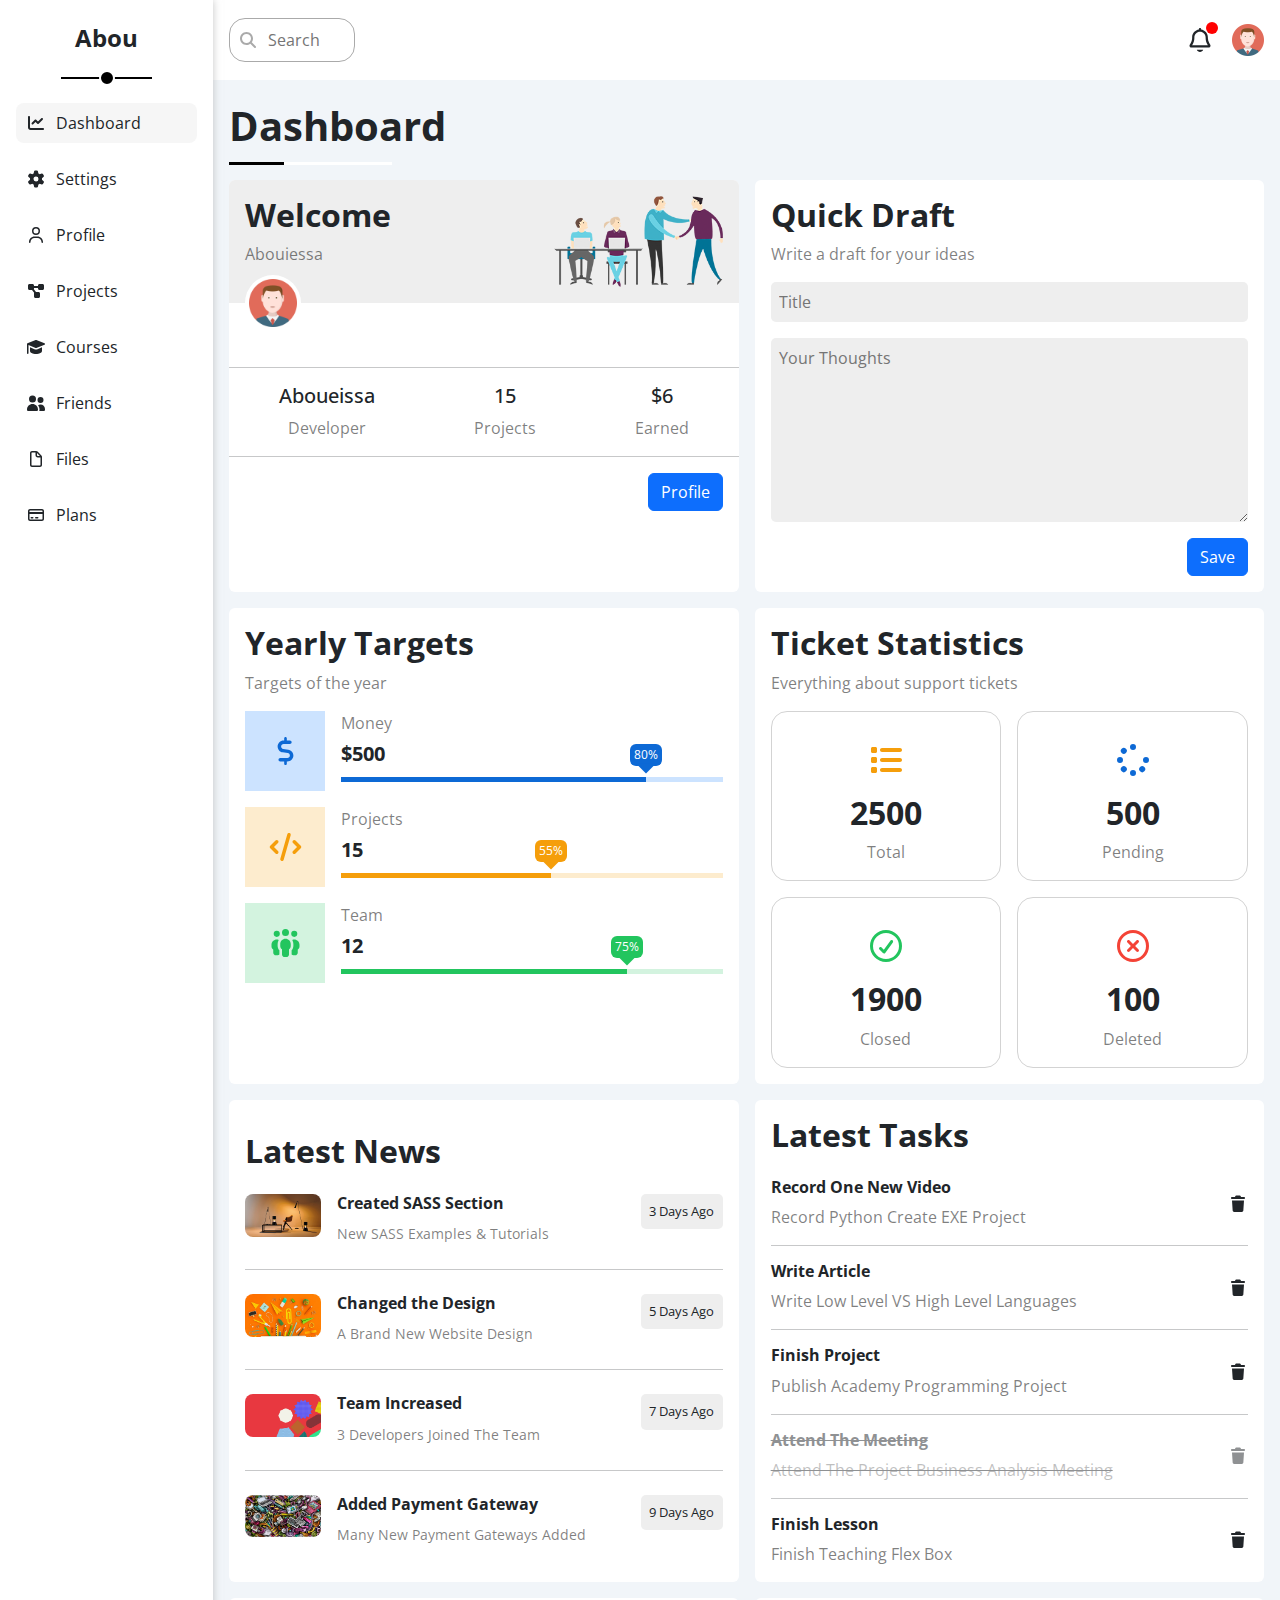
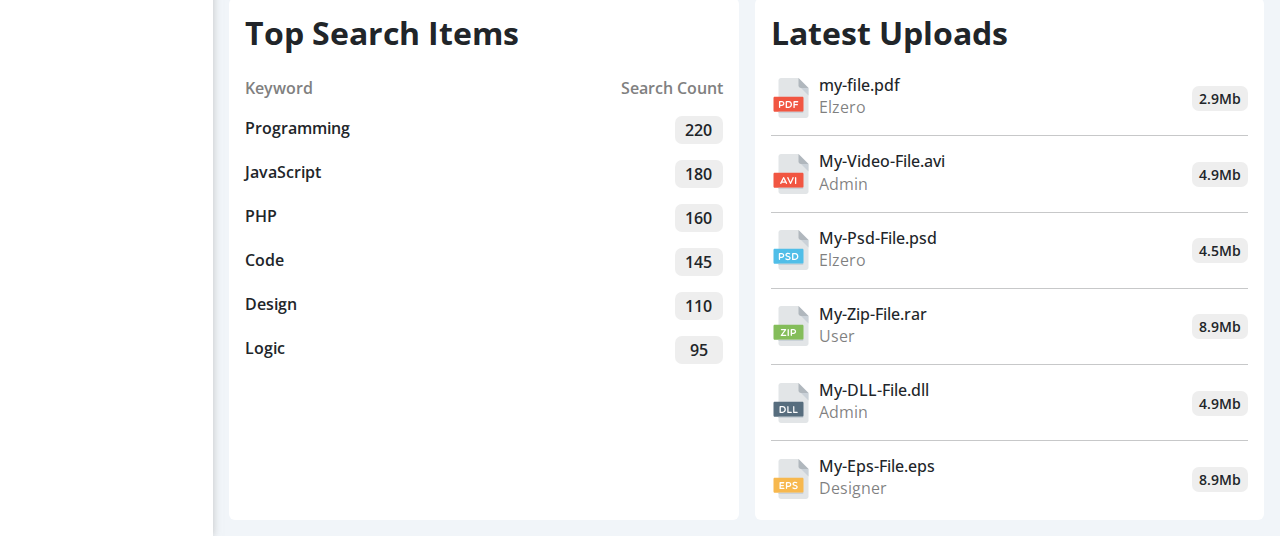
<file: dashboard.html>
<!doctype html>
<html lang="en">
    <head>
        <meta charset="UTF-8" />
        <meta name="viewport" content="width=device-width, initial-scale=1.0" />
        <title>Template 4 - Dashboard</title>

        <style>
            * {
                font-size: 16px;
                font-family: "Open Sans", sans-serif;
                box-sizing: border-box;
            }

            body {
                background-color: var(--backdrop) !important;
            }

            .row {
                margin: 0 !important;
            }
        </style>

        <link rel="preconnect" href="https://fonts.googleapis.com" />
        <link rel="preconnect" href="https://fonts.gstatic.com" crossorigin />
        <link
            href="https://fonts.googleapis.com/css2?family=Open+Sans:ital,wght@0,300..800;1,300..800&display=swap"
            rel="stylesheet"
        />

        <link rel="stylesheet" href="css/style.css" />
        <link rel="stylesheet" href="css/style-lg.css" />
        <link rel="stylesheet" href="css/all.min.css" />
        <link rel="stylesheet" href="css/bootstrap.min.css" />
    </head>
    <body>
        <div class="row w-100">
            <div class="side col-lg-2 col-3 p-3">
                <h1 class="user text-center mb-2 mt-2 fs-4 fw-bold">Abou</h1>

                <div
                    class="decoration d-none d-sm-block mt-3 mb-3 w-50 position-relative"
                ></div>

                <div
                    class="side-item m-2 p-2 d-flex justify-content-center justify-content-sm-start align-items-center active"
                >
                    <div class="nav-icon">
                        <i class="fa-solid fa-chart-line"></i>
                    </div>

                    <span class="d-none d-sm-inline ms-sm-2">Dashboard</span>
                </div>

                <div
                    class="side-item m-2 p-2 d-flex justify-content-center justify-content-sm-start align-items-center"
                >
                    <div class="nav-icon">
                        <i class="fa-solid fa-gear"></i>
                    </div>

                    <span class="d-none d-sm-inline ms-sm-2 ms-sm-2"
                        >Settings</span
                    >
                </div>

                <div
                    class="side-item m-2 p-2 d-flex justify-content-center justify-content-sm-start align-items-center"
                >
                    <div class="nav-icon">
                        <i class="fa-regular fa-user"></i>
                    </div>

                    <span class="d-none d-sm-inline ms-sm-2">Profile</span>
                </div>

                <div
                    class="side-item m-2 p-2 d-flex justify-content-center justify-content-sm-start align-items-center"
                >
                    <div class="nav-icon">
                        <i class="fa-solid fa-diagram-project"></i>
                    </div>

                    <span class="d-none d-sm-inline ms-sm-2">Projects</span>
                </div>

                <div
                    class="side-item m-2 p-2 d-flex justify-content-center justify-content-sm-start align-items-center"
                >
                    <div class="nav-icon">
                        <i class="fa-solid fa-graduation-cap"></i>
                    </div>

                    <span class="d-none d-sm-inline ms-sm-2">Courses</span>
                </div>

                <div
                    class="side-item m-2 p-2 d-flex justify-content-center justify-content-sm-start align-items-center"
                >
                    <div class="nav-icon">
                        <i class="fa-solid fa-user-group"></i>
                    </div>

                    <span class="d-none d-sm-inline ms-sm-2">Friends</span>
                </div>

                <div
                    class="side-item m-2 p-2 d-flex justify-content-center justify-content-sm-start align-items-center"
                >
                    <div class="nav-icon">
                        <i class="fa-regular fa-file"></i>
                    </div>

                    <span class="d-none d-sm-inline ms-sm-2">Files</span>
                </div>

                <div
                    class="side-item m-2 p-2 d-flex justify-content-center justify-content-sm-start align-items-center"
                >
                    <div class="nav-icon">
                        <i class="fa-regular fa-credit-card"></i>
                    </div>

                    <span class="d-none d-sm-inline ms-sm-2">Plans</span>
                </div>
            </div>

            <div class="page col-9 col-lg-10 h-100 p-0">
                <div
                    class="top-bar ps-3 pe-3 container-fluid d-flex justify-content-between align-items-center"
                >
                    <div class="search d-flex align-items-center">
                        <i class="fa-solid fa-magnifying-glass"></i>
                        <input type="text" placeholder="Search" class="ms-2" />
                    </div>

                    <div
                        class="top-icons d-flex justify-content-center align-items-center"
                    >
                        <div
                            class="top-notifs position-relative me-3 d-flex justify-content-center align-items-center"
                        >
                            <i class="fa-regular fa-bell w-75 h-75"></i>
                        </div>
                        <div class="top-user">
                            <img
                                src="imgs/avatar.png"
                                class="img-fluid"
                                alt=""
                            />
                        </div>
                    </div>
                </div>

                <div class="content p-3">
                    <span
                        class="fw-bold title position-relative d-inline-block fs-1 mb-4"
                    >
                        Dashboard
                    </span>

                    <div class="cards d-grid gap-3">
                        <div class="card welcome p-0 pb-3">
                            <div class="solid-bg mb-5">
                                <div
                                    class="bg-content position-relative w-100 d-flex justify-content-between"
                                >
                                    <div class="text p-3">
                                        <h2 class="fw-bold">Welcome</h2>
                                        <span class="text-black-50"
                                            >Abouiessa</span
                                        >
                                    </div>
                                    <div
                                        class="welcome-img d-none d-sm-flex justify-content-end p-3"
                                    >
                                        <img
                                            src="imgs/welcome.png"
                                            class="img-fluid"
                                        />
                                    </div>
                                    <div
                                        class="box user-image p-1 position-absolute"
                                    >
                                        <img
                                            src="imgs/avatar.png"
                                            class="img-fluid"
                                        />
                                    </div>
                                </div>
                            </div>

                            <hr />
                            <div
                                class="user-data d-block d-sm-flex justify-content-around align-items-center"
                            >
                                <div class="data-item text-center mb-3 mb-sm-0">
                                    <h3 class="fs-5">Aboueissa</h3>
                                    <span class="text-black-50">Developer</span>
                                </div>
                                <div class="data-item text-center mb-3 mb-sm-0">
                                    <h3 class="fs-5">15</h3>
                                    <span class="text-black-50">Projects</span>
                                </div>
                                <div class="data-item text-center mb-3 mb-sm-0">
                                    <h3 class="fs-5">$6</h3>
                                    <span class="text-black-50">Earned</span>
                                </div>
                            </div>
                            <hr />

                            <div
                                class="button-section w-100 d-flex justify-content-end pe-3"
                            >
                                <div class="btn btn-primary card-btn">
                                    Profile
                                </div>
                            </div>
                        </div>

                        <div class="card draft p-3">
                            <div class="text mb-3">
                                <h2 class="fw-bold">Quick Draft</h2>
                                <span class="text-black-50"
                                    >Write a draft for your ideas</span
                                >
                            </div>

                            <input
                                type="text"
                                placeholder="Title"
                                class="draft-input p-2 mb-3"
                            />

                            <textarea
                                placeholder="Your Thoughts"
                                cols="30"
                                rows="7"
                                class="draft-input mb-3 p-2"
                            ></textarea>

                            <div
                                class="button-section w-100 d-flex justify-content-end"
                            >
                                <div class="btn btn-primary card-btn">Save</div>
                            </div>
                        </div>

                        <div class="card targets p-3">
                            <div class="text mb-3">
                                <h2 class="fw-bold">Yearly Targets</h2>
                                <span class="text-black-50"
                                    >Targets of the year</span
                                >
                            </div>

                            <div class="target-item w-100 d-flex mb-3">
                                <div
                                    class="left blue-target d-flex flex-shrink-0 justify-content-center align-items-center"
                                >
                                    <i class="fa-solid fa-dollar-sign fs-3"></i>
                                </div>

                                <div class="right h-100 ms-3 w-100">
                                    <div
                                        class="target-title text-black-50 mb-1"
                                    >
                                        Money
                                    </div>
                                    <div
                                        class="target-description fw-bold fs-5"
                                    >
                                        $500
                                    </div>
                                    <div
                                        class="target-bar blue w-100 mt-2 position-relative"
                                    >
                                        <div class="progress-bar">
                                            <span class="progress-indicator">
                                                80%
                                            </span>
                                        </div>
                                    </div>
                                </div>
                            </div>

                            <div class="target-item w-100 d-flex mb-3">
                                <div
                                    class="left yellow-target d-flex flex-shrink-0 justify-content-center align-items-center"
                                >
                                    <i class="fa-solid fa-code fs-3"></i>
                                </div>

                                <div class="right h-100 ms-3 w-100">
                                    <div
                                        class="target-title text-black-50 mb-1"
                                    >
                                        Projects
                                    </div>
                                    <div
                                        class="target-description fw-bold fs-5"
                                    >
                                        15
                                    </div>
                                    <div
                                        class="target-bar yellow w-100 mt-2 position-relative"
                                    >
                                        <div class="progress-bar">
                                            <span class="progress-indicator">
                                                55%
                                            </span>
                                        </div>
                                    </div>
                                </div>
                            </div>

                            <div class="target-item w-100 d-flex mb-3">
                                <div
                                    class="left green-target d-flex flex-shrink-0 justify-content-center align-items-center"
                                >
                                    <i
                                        class="fa-solid fa-people-group fs-3"
                                    ></i>
                                </div>

                                <div class="right h-100 ms-3 w-100">
                                    <div
                                        class="target-title text-black-50 mb-1"
                                    >
                                        Team
                                    </div>
                                    <div
                                        class="target-description fw-bold fs-5"
                                    >
                                        12
                                    </div>
                                    <div
                                        class="target-bar green w-100 mt-2 position-relative"
                                    >
                                        <div class="progress-bar">
                                            <span class="progress-indicator">
                                                75%
                                            </span>
                                        </div>
                                    </div>
                                </div>
                            </div>
                        </div>

                        <div class="card tickets p-3">
                            <div class="text mb-3">
                                <h2 class="fw-bold">Ticket Statistics</h2>
                                <span class="text-black-50"
                                    >Everything about support tickets</span
                                >
                            </div>

                            <div class="ticket-stats d-grid gap-3">
                                <div class="stat text-center p-3">
                                    <i
                                        class="fa-solid fa-list fs-2 mt-3 mb-3 c-yellow"
                                    ></i>
                                    <h2 class="fw-bold">2500</h2>
                                    <span class="text-black-50">Total</span>
                                </div>
                                <div class="stat text-center p-3">
                                    <i
                                        class="fa-solid fa-spinner fs-2 mt-3 mb-3 c-blue"
                                    ></i>
                                    <h2 class="fw-bold">500</h2>
                                    <span class="text-black-50">Pending</span>
                                </div>
                                <div class="stat text-center p-3">
                                    <i
                                        class="fa-regular fa-circle-check fs-2 mt-3 mb-3 c-green"
                                    ></i>
                                    <h2 class="fw-bold">1900</h2>
                                    <span class="text-black-50">Closed</span>
                                </div>
                                <div class="stat text-center p-3">
                                    <i
                                        class="fa-regular fa-circle-xmark fs-2 mt-3 mb-3 c-red"
                                    ></i>
                                    <h2 class="fw-bold">100</h2>
                                    <span class="text-black-50">Deleted</span>
                                </div>
                            </div>
                        </div>

                        <div class="card news p-3">
                            <div class="text mb-3 mt-3">
                                <h2 class="fw-bold text-center text-sm-start">
                                    Latest News
                                </h2>
                            </div>

                            <div class="all-news">
                                <div
                                    class="news-article text-center text-sm-start d-flex-column d-sm-flex"
                                >
                                    <div class="news-image m-auto m-sm-0">
                                        <div class="box w-100 h-100">
                                            <img
                                                src="imgs/news-01.png"
                                                class="img-fluid"
                                            />
                                        </div>
                                    </div>

                                    <div
                                        class="content mt-2 mb-2 mt-sm-0 mb-sm-0 ms-0 ms-sm-3 w-100 d-flex justify-content-between align-items-center"
                                    >
                                        <div class="text w-100">
                                            <h6 class="fw-bold">
                                                Created SASS Section
                                            </h6>
                                            <span class="text-black-50"
                                                >New SASS Examples &
                                                Tutorials</span
                                            >
                                        </div>
                                    </div>
                                    <div class="date p-2 h-100 m-auto m-sm-0">
                                        3 Days Ago
                                    </div>
                                </div>

                                <hr class="mt-4 mb-4" />
                                <div
                                    class="news-article text-center text-sm-start d-flex-column d-sm-flex"
                                >
                                    <div class="news-image m-auto m-sm-0">
                                        <div class="box w-100 h-100">
                                            <img
                                                src="imgs/news-02.png"
                                                class="img-fluid"
                                            />
                                        </div>
                                    </div>

                                    <div
                                        class="content mt-2 mb-2 mt-sm-0 mb-sm-0 ms-0 ms-sm-3 w-100 d-flex justify-content-between align-items-center"
                                    >
                                        <div class="text w-100">
                                            <h6 class="fw-bold">
                                                Changed the Design
                                            </h6>
                                            <span class="text-black-50"
                                                >A Brand New Website
                                                Design</span
                                            >
                                        </div>
                                    </div>
                                    <div class="date p-2 h-100 m-auto m-sm-0">
                                        5 Days Ago
                                    </div>
                                </div>

                                <hr class="mt-4 mb-4" />
                                <div
                                    class="news-article text-center text-sm-start d-flex-column d-sm-flex"
                                >
                                    <div class="news-image m-auto m-sm-0">
                                        <div class="box w-100 h-100">
                                            <img
                                                src="imgs/news-03.png"
                                                class="img-fluid"
                                            />
                                        </div>
                                    </div>

                                    <div
                                        class="content mt-2 mb-2 mt-sm-0 mb-sm-0 ms-0 ms-sm-3 w-100 d-flex justify-content-between align-items-center"
                                    >
                                        <div class="text w-100">
                                            <h6 class="fw-bold">
                                                Team Increased
                                            </h6>
                                            <span class="text-black-50"
                                                >3 Developers Joined The
                                                Team</span
                                            >
                                        </div>
                                    </div>
                                    <div class="date p-2 h-100 m-auto m-sm-0">
                                        7 Days Ago
                                    </div>
                                </div>

                                <hr class="mt-4 mb-4" />
                                <div
                                    class="news-article text-center text-sm-start d-flex-column d-sm-flex"
                                >
                                    <div class="news-image m-auto m-sm-0">
                                        <div class="box w-100 h-100">
                                            <img
                                                src="imgs/news-04.png"
                                                class="img-fluid"
                                            />
                                        </div>
                                    </div>

                                    <div
                                        class="content mt-2 mb-2 mt-sm-0 mb-sm-0 ms-0 ms-sm-3 w-100 d-flex justify-content-between align-items-center"
                                    >
                                        <div class="text w-100">
                                            <h6 class="fw-bold">
                                                Added Payment Gateway
                                            </h6>
                                            <span class="text-black-50"
                                                >Many New Payment Gateways
                                                Added</span
                                            >
                                        </div>
                                    </div>
                                    <div class="date p-2 h-100 m-auto m-sm-0">
                                        9 Days Ago
                                    </div>
                                </div>
                            </div>
                        </div>

                        <div class="card tasks p-3">
                            <div class="text mb-3">
                                <h2 class="fw-bold text-start">Latest Tasks</h2>
                            </div>

                            <div class="tasks-list">
                                <div
                                    class="task d-flex w-100 justify-content-between align-items-center"
                                >
                                    <div class="content">
                                        <h6 class="fw-bold">
                                            Record One New Video
                                        </h6>
                                        <span class="text-black-50"
                                            >Record Python Create EXE
                                            Project</span
                                        >
                                    </div>

                                    <div class="box w-10 del">
                                        <i class="fa-solid fa-trash"></i>
                                    </div>
                                </div>

                                <hr class="mt-3 mb-3" />
                                <div
                                    class="task d-flex w-100 justify-content-between align-items-center"
                                >
                                    <div class="content">
                                        <h6 class="fw-bold">Write Article</h6>
                                        <span class="text-black-50"
                                            >Write Low Level VS High Level
                                            Languages</span
                                        >
                                    </div>

                                    <div class="box w-10 del">
                                        <i class="fa-solid fa-trash"></i>
                                    </div>
                                </div>

                                <hr class="mt-3 mb-3" />
                                <div
                                    class="task d-flex w-100 justify-content-between align-items-center"
                                >
                                    <div class="content">
                                        <h6 class="fw-bold">Finish Project</h6>
                                        <span class="text-black-50"
                                            >Publish Academy Programming
                                            Project</span
                                        >
                                    </div>

                                    <div class="box w-10 del">
                                        <i class="fa-solid fa-trash"></i>
                                    </div>
                                </div>

                                <hr class="mt-3 mb-3" />
                                <div
                                    class="task disabled-task d-flex w-100 justify-content-between align-items-center"
                                >
                                    <div class="content">
                                        <h6 class="fw-bold">
                                            Attend The Meeting
                                        </h6>
                                        <span class="text-black-50"
                                            >Attend The Project Business
                                            Analysis Meeting</span
                                        >
                                    </div>

                                    <div class="box w-10 del">
                                        <i class="fa-solid fa-trash"></i>
                                    </div>
                                </div>

                                <hr class="mt-3 mb-3" />
                                <div
                                    class="task d-flex w-100 justify-content-between align-items-center"
                                >
                                    <div class="content">
                                        <h6 class="fw-bold">Finish Lesson</h6>
                                        <span class="text-black-50"
                                            >Finish Teaching Flex Box</span
                                        >
                                    </div>

                                    <div class="box w-10">
                                        <i class="fa-solid fa-trash"></i>
                                    </div>
                                </div>
                            </div>
                        </div>

                        <div class="card top-search p-3">
                            <div class="text mb-3">
                                <h2 class="fw-bold text-start">
                                    Top Search Items
                                </h2>
                            </div>

                            <div class="custom-table">
                                <div
                                    class="custom-row mb-3 d-flex justify-content-between thead"
                                >
                                    <span>Keyword</span>
                                    <span>Search Count</span>
                                </div>
                                <div
                                    class="custom-row mb-3 d-flex justify-content-between"
                                >
                                    <span>Programming</span>
                                    <span class="search-label">220</span>
                                </div>
                                <div
                                    class="custom-row mb-3 d-flex justify-content-between"
                                >
                                    <span>JavaScript</span>
                                    <span class="search-label">180</span>
                                </div>
                                <div
                                    class="custom-row mb-3 d-flex justify-content-between"
                                >
                                    <span>PHP</span>
                                    <span class="search-label">160</span>
                                </div>
                                <div
                                    class="custom-row mb-3 d-flex justify-content-between"
                                >
                                    <span>Code</span>
                                    <span class="search-label">145</span>
                                </div>
                                <div
                                    class="custom-row mb-3 d-flex justify-content-between"
                                >
                                    <span>Design</span>
                                    <span class="search-label">110</span>
                                </div>
                                <div
                                    class="custom-row mb-3 d-flex justify-content-between"
                                >
                                    <span>Logic</span>
                                    <span class="search-label">95</span>
                                </div>
                            </div>
                        </div>

                        <div class="card upload p-3">
                            <div class="text mb-3">
                                <h2 class="fw-bold text-start">
                                    Latest Uploads
                                </h2>
                            </div>

                            <div class="upload-list">
                                <div
                                    class="file-upload mb-1 d-flex justify-content-between align-items-center"
                                >
                                    <div class="file-icon">
                                        <img src="imgs/pdf.svg" />
                                    </div>

                                    <div class="file-data w-100 ms-2">
                                        <h6 class="m-0">my-file.pdf</h6>
                                        <span class="text-black-50"
                                            >Elzero</span
                                        >
                                    </div>

                                    <div class="file-size">
                                        <span class="size-label fw-semibold"
                                            >2.9Mb</span
                                        >
                                    </div>
                                </div>

                                <hr />
                                <div
                                    class="file-upload mb-1 d-flex justify-content-between align-items-center"
                                >
                                    <div class="file-icon">
                                        <img src="imgs/avi.svg" />
                                    </div>

                                    <div class="file-data w-100 ms-2">
                                        <h6 class="m-0">My-Video-File.avi</h6>
                                        <span class="text-black-50">Admin</span>
                                    </div>

                                    <div class="file-size">
                                        <span class="size-label fw-semibold"
                                            >4.9Mb</span
                                        >
                                    </div>
                                </div>

                                <hr />
                                <div
                                    class="file-upload mb-1 d-flex justify-content-between align-items-center"
                                >
                                    <div class="file-icon">
                                        <img src="imgs/psd.svg" />
                                    </div>

                                    <div class="file-data w-100 ms-2">
                                        <h6 class="m-0">My-Psd-File.psd</h6>
                                        <span class="text-black-50"
                                            >Elzero</span
                                        >
                                    </div>

                                    <div class="file-size">
                                        <span class="size-label fw-semibold"
                                            >4.5Mb</span
                                        >
                                    </div>
                                </div>

                                <hr />

                                <div
                                    class="file-upload mb-1 d-flex justify-content-between align-items-center"
                                >
                                    <div class="file-icon">
                                        <img src="imgs/zip.svg" />
                                    </div>

                                    <div class="file-data w-100 ms-2">
                                        <h6 class="m-0">My-Zip-File.rar</h6>
                                        <span class="text-black-50">User</span>
                                    </div>

                                    <div class="file-size">
                                        <span class="size-label fw-semibold"
                                            >8.9Mb</span
                                        >
                                    </div>
                                </div>

                                <hr />

                                <div
                                    class="file-upload mb-1 d-flex justify-content-between align-items-center"
                                >
                                    <div class="file-icon">
                                        <img src="imgs/dll.svg" />
                                    </div>

                                    <div class="file-data w-100 ms-2">
                                        <h6 class="m-0">My-DLL-File.dll</h6>
                                        <span class="text-black-50">Admin</span>
                                    </div>

                                    <div class="file-size">
                                        <span class="size-label fw-semibold"
                                            >4.9Mb</span
                                        >
                                    </div>
                                </div>

                                <hr />
                                <div
                                    class="file-upload mb-1 d-flex justify-content-between align-items-center"
                                >
                                    <div class="file-icon">
                                        <img src="imgs/eps.svg" />
                                    </div>

                                    <div class="file-data w-100 ms-2">
                                        <h6 class="m-0">My-Eps-File.eps</h6>
                                        <span class="text-black-50"
                                            >Designer</span
                                        >
                                    </div>

                                    <div class="file-size">
                                        <span class="size-label fw-semibold"
                                            >8.9Mb</span
                                        >
                                    </div>
                                </div>
                            </div>
                        </div>
                    </div>
                </div>
            </div>
        </div>

        <script src="js/all.min.js"></script>
        <script src="js/bootstrap.bundle.min.js"></script>
    </body>
</html>
</file>
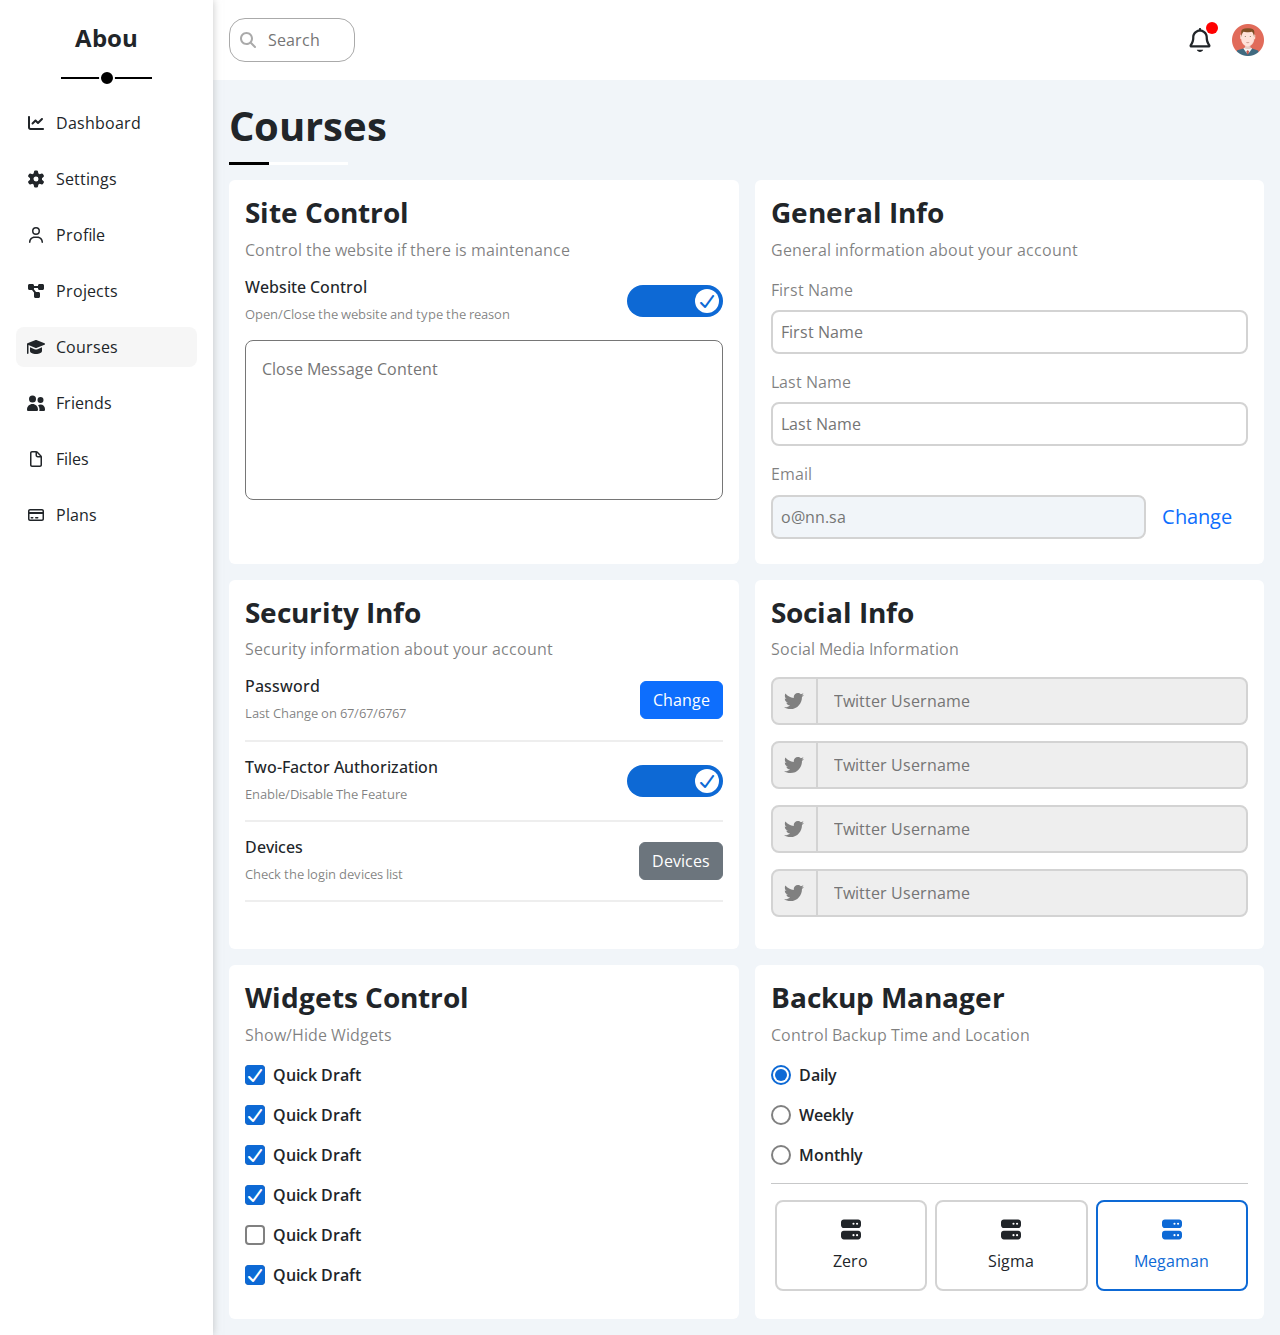
<file: settings.html>
<!doctype html>
<html lang="en">
    <head>
        <meta charset="UTF-8" />
        <meta name="viewport" content="width=device-width, initial-scale=1.0" />
        <title>Template 4 - Courses</title>

        <style>
            * {
                font-size: 16px;
                font-family: "Open Sans", sans-serif;
                box-sizing: border-box;
            }

            body {
                background-color: var(--backdrop) !important;
            }

            .row {
                margin: 0 !important;
            }
        </style>

        <link rel="preconnect" href="https://fonts.googleapis.com" />
        <link rel="preconnect" href="https://fonts.gstatic.com" crossorigin />
        <link
            href="https://fonts.googleapis.com/css2?family=Open+Sans:ital,wght@0,300..800;1,300..800&display=swap"
            rel="stylesheet"
        />

        <link rel="stylesheet" href="css/style.css" />
        <link rel="stylesheet" href="css/style-lg.css" />
        <link rel="stylesheet" href="css/courses.css" />
        <link rel="stylesheet" href="css/all.min.css" />
        <link rel="stylesheet" href="css/bootstrap.min.css" />
    </head>
    <body>
        <div class="row w-100">
            <div class="side col-lg-2 col-3 p-3">
                <h1 class="user text-center mb-2 mt-2 fs-4 fw-bold">Abou</h1>

                <div
                    class="decoration d-none d-sm-block mt-3 mb-3 w-50 position-relative"
                ></div>

                <a
                    href="index.html"
                    class="side-item text-decoration-none text-dark m-2 p-2 d-flex justify-content-center justify-content-sm-start align-items-center"
                >
                    <div class="nav-icon">
                        <i class="fa-solid fa-chart-line"></i>
                    </div>

                    <span class="d-none d-sm-inline ms-sm-2">Dashboard</span>
                </a>

                <a
                    href="settings.html"
                    class="side-item text-decoration-none text-dark m-2 p-2 d-flex justify-content-center justify-content-sm-start align-items-center"
                >
                    <div class="nav-icon">
                        <i class="fa-solid fa-gear"></i>
                    </div>

                    <span class="d-none d-sm-inline ms-sm-2 ms-sm-2"
                        >Settings</span
                    >
                </a>

                <a
                    href="profile.html"
                    class="side-item text-decoration-none text-dark m-2 p-2 d-flex justify-content-center justify-content-sm-start align-items-center"
                >
                    <div class="nav-icon">
                        <i class="fa-regular fa-user"></i>
                    </div>

                    <span class="d-none d-sm-inline ms-sm-2">Profile</span>
                </a>

                <a
                    href="projects.html"
                    class="side-item text-decoration-none text-dark m-2 p-2 d-flex justify-content-center justify-content-sm-start align-items-center"
                >
                    <div class="nav-icon">
                        <i class="fa-solid fa-diagram-project"></i>
                    </div>

                    <span class="d-none d-sm-inline ms-sm-2">Projects</span>
                </a>

                <a
                    href="courses.html"
                    class="side-item text-decoration-none text-dark m-2 p-2 d-flex justify-content-center justify-content-sm-start align-items-center active"
                >
                    <div class="nav-icon">
                        <i class="fa-solid fa-graduation-cap"></i>
                    </div>

                    <span class="d-none d-sm-inline ms-sm-2">Courses</span>
                </a>

                <a
                    href="friends.html"
                    class="side-item text-decoration-none text-dark m-2 p-2 d-flex justify-content-center justify-content-sm-start align-items-center"
                >
                    <div class="nav-icon">
                        <i class="fa-solid fa-user-group"></i>
                    </div>

                    <span class="d-none d-sm-inline ms-sm-2">Friends</span>
                </a>

                <a
                    href="files.html"
                    class="side-item text-decoration-none text-dark m-2 p-2 d-flex justify-content-center justify-content-sm-start align-items-center"
                >
                    <div class="nav-icon">
                        <i class="fa-regular fa-file"></i>
                    </div>

                    <span class="d-none d-sm-inline ms-sm-2">Files</span>
                </a>

                <a
                    href="plans.html"
                    class="side-item text-decoration-none text-dark m-2 p-2 d-flex justify-content-center justify-content-sm-start align-items-center"
                >
                    <div class="nav-icon">
                        <i class="fa-regular fa-credit-card"></i>
                    </div>

                    <span class="d-none d-sm-inline ms-sm-2">Plans</span>
                </a>
            </div>

            <div class="page col-9 col-lg-10 h-100 p-0">
                <div
                    class="top-bar ps-3 pe-3 container-fluid d-flex justify-content-between align-items-center"
                >
                    <div class="search d-flex align-items-center">
                        <i class="fa-solid fa-magnifying-glass"></i>
                        <input type="text" placeholder="Search" class="ms-2" />
                    </div>

                    <div
                        class="top-icons d-flex justify-content-center align-items-center"
                    >
                        <div
                            class="top-notifs position-relative me-3 d-flex justify-content-center align-items-center"
                        >
                            <i class="fa-regular fa-bell w-75 h-75"></i>
                        </div>
                        <div class="top-user">
                            <img
                                src="imgs/avatar.png"
                                class="img-fluid"
                                alt=""
                            />
                        </div>
                    </div>
                </div>

                <div class="content p-3">
                    <span
                        class="fw-bold title position-relative d-inline-block fs-1 mb-4"
                    >
                        Courses
                    </span>

                    <div class="cards-500 d-grid gap-3">
                        <div class="card p-3">
                            <h3 class="fw-bold">Site Control</h3>
                            <p class="text-black-50">
                                Control the website if there is maintenance
                            </p>

                            <div
                                class="setting d-flex justify-content-between align-items-center"
                            >
                                <div
                                    class="setting-text d-flex justify-content-center align-items-center"
                                >
                                    <div class="text">
                                        <h6>Website Control</h6>
                                        <p class="fs-08 text-black-50 m-0 p-0">
                                            Open/Close the website and type the
                                            reason
                                        </p>
                                    </div>
                                </div>
                                <div
                                    class="setting-toggle-check d-flex position-relative justify-content-center align-items-center"
                                >
                                    <input type="checkbox" id="check" checked />
                                    <label
                                        class="toggle position-relative"
                                        for="check"
                                    ></label>
                                </div>
                            </div>

                            <textarea
                                class="p-3 border-radius w-100 d-block close-message mt-3"
                                placeholder="Close Message Content"
                            ></textarea>
                        </div>

                        <div class="card p-3">
                            <h3 class="fw-bold">General Info</h3>
                            <p class="text-black-50">
                                General information about your account
                            </p>

                            <div class="setting">
                                <label for="fname" class="text-black-50"
                                    >First Name</label
                                >
                                <input
                                    class="p-2 mt-2 w-100 border-radius"
                                    type="text"
                                    placeholder="First Name"
                                    id="fname"
                                />
                            </div>
                            <div class="setting mt-3">
                                <label for="lanme" class="text-black-50"
                                    >Last Name</label
                                >
                                <input
                                    class="p-2 mt-2 w-100 border-radius"
                                    type="text"
                                    placeholder="Last Name"
                                    id="lanme"
                                />
                            </div>
                            <div class="setting mt-3">
                                <label for="mail" class="text-black-50"
                                    >Email</label
                                >
                                <div class="d-flex align-items-center">
                                    <input
                                        class="p-2 w-100 border-radius"
                                        type="text"
                                        placeholder="o@nn.sa"
                                        id="mail"
                                        disabled
                                    />
                                    <a
                                        class="text-decoration-none fs-5 p-3"
                                        href="#"
                                        >Change</a
                                    >
                                </div>
                            </div>
                        </div>

                        <div class="card p-3">
                            <h3 class="fw-bold">Security Info</h3>
                            <p class="text-black-50">
                                Security information about your account
                            </p>

                            <div
                                class="setting security d-flex justify-content-between align-items-center pb-3 mb-3"
                            >
                                <div class="text">
                                    <h6>Password</h6>
                                    <p class="m-0 p-0 fs-08 text-black-50">
                                        Last Change on 67/67/6767
                                    </p>
                                </div>
                                <div class="btn btn-primary">Change</div>
                            </div>
                            <div
                                class="setting security d-flex justify-content-between align-items-center pb-3 mb-3"
                            >
                                <div class="text">
                                    <h6>Two-Factor Authorization</h6>
                                    <p class="m-0 p-0 fs-08 text-black-50">
                                        Enable/Disable The Feature
                                    </p>
                                </div>
                                <div
                                    class="setting-toggle-check d-flex position-relative justify-content-center align-items-center"
                                >
                                    <input
                                        type="checkbox"
                                        id="check2"
                                        checked
                                    />
                                    <label
                                        class="toggle position-relative"
                                        for="check2"
                                    ></label>
                                </div>
                            </div>
                            <div
                                class="setting security d-flex justify-content-between align-items-center pb-3 mb-3"
                            >
                                <div class="text">
                                    <h6>Devices</h6>
                                    <p class="m-0 p-0 fs-08 text-black-50">
                                        Check the login devices list
                                    </p>
                                </div>
                                <div class="btn btn-secondary">Devices</div>
                            </div>
                        </div>

                        <div class="card p-3">
                            <h3 class="fw-bold">Social Info</h3>
                            <p class="text-black-50">
                                Social Media Information
                            </p>

                            <div
                                class="social border-radius d-flex justify-content-center align-items-center mb-3"
                            >
                                <div
                                    class="logo p-2 d-flex justify-content-center align-items-center h-100"
                                >
                                    <i
                                        class="fa-brands fa-twitter img-fluid"
                                    ></i>
                                </div>
                                <input
                                    class="w-100 p-2 border-none ps-3"
                                    type="text"
                                    placeholder="Twitter Username"
                                />
                            </div>

                            <div
                                class="social border-radius mb-3 d-flex justify-content-center align-items-center"
                            >
                                <div
                                    class="logo p-2 d-flex justify-content-center align-items-center h-100"
                                >
                                    <i
                                        class="fa-brands fa-twitter img-fluid"
                                    ></i>
                                </div>
                                <input
                                    class="w-100 p-2 border-none ps-3"
                                    type="text"
                                    placeholder="Twitter Username"
                                />
                            </div>

                            <div
                                class="social border-radius d-flex mb-3 justify-content-center align-items-center"
                            >
                                <div
                                    class="logo p-2 d-flex justify-content-center align-items-center h-100"
                                >
                                    <i
                                        class="fa-brands fa-twitter img-fluid"
                                    ></i>
                                </div>
                                <input
                                    class="w-100 p-2 border-none ps-3"
                                    type="text"
                                    placeholder="Twitter Username"
                                />
                            </div>

                            <div
                                class="social border-radius d-flex mb-3 justify-content-center align-items-center"
                            >
                                <div
                                    class="logo p-2 d-flex justify-content-center align-items-center h-100"
                                >
                                    <i
                                        class="fa-brands fa-twitter img-fluid"
                                    ></i>
                                </div>
                                <input
                                    class="w-100 p-2 border-none ps-3"
                                    type="text"
                                    placeholder="Twitter Username"
                                />
                            </div>
                        </div>

                        <div class="card p-3">
                            <h3 class="fw-bold">Widgets Control</h3>
                            <p class="text-black-50">Show/Hide Widgets</p>

                            <div class="widget position-relative mb-3">
                                <input type="checkbox" checked id="one" />
                                <label for="one" class="fw-semibold ps-4"
                                    >Quick Draft</label
                                >
                            </div>
                            <div class="widget position-relative mb-3">
                                <input type="checkbox" checked id="two" />
                                <label for="two" class="fw-semibold ps-4"
                                    >Quick Draft</label
                                >
                            </div>
                            <div class="widget position-relative mb-3">
                                <input type="checkbox" checked id="three" />
                                <label for="three" class="fw-semibold ps-4"
                                    >Quick Draft</label
                                >
                            </div>
                            <div class="widget position-relative mb-3">
                                <input type="checkbox" checked id="four" />
                                <label for="four" class="fw-semibold ps-4"
                                    >Quick Draft</label
                                >
                            </div>
                            <div class="widget position-relative mb-3">
                                <input type="checkbox" id="five" />
                                <label for="five" class="fw-semibold ps-4"
                                    >Quick Draft</label
                                >
                            </div>
                            <div class="widget position-relative mb-3">
                                <input type="checkbox" checked id="six" />
                                <label for="six" class="fw-semibold ps-4"
                                    >Quick Draft</label
                                >
                            </div>
                        </div>

                        <div class="card p-3">
                            <h3 class="fw-bold">Backup Manager</h3>
                            <p class="text-black-50">
                                Control Backup Time and Location
                            </p>

                            <div class="widget-radio position-relative mb-3">
                                <input
                                    type="radio"
                                    checked
                                    id="r1"
                                    name="rad"
                                />
                                <label for="r1" class="fw-semibold ps-4"
                                    >Daily</label
                                >
                            </div>
                            <div class="widget-radio position-relative mb-3">
                                <input type="radio" id="r2" name="rad" />
                                <label for="r2" class="fw-semibold ps-4"
                                    >Weekly</label
                                >
                            </div>
                            <div class="widget-radio position-relative">
                                <input type="radio" id="r3" name="rad" />
                                <label for="r3" class="fw-semibold ps-4"
                                    >Monthly</label
                                >
                            </div>

                            <hr />

                            <div class="servers d-md-flex gap-1">
                                <input type="radio" name="server" id="s1" />
                                <div
                                    class="server text-center p-3 border-radius w-100"
                                >
                                    <label for="s1" class="w-100 h-100">
                                        <div
                                            class="icon w-100 d-flex justify-content-center align-items-center mb-2"
                                        >
                                            <i
                                                class="fa-solid fa-server d-block h-100"
                                            ></i>
                                        </div>
                                        Zero
                                    </label>
                                </div>
                                <input type="radio" name="server" id="s2" />
                                <div
                                    class="server text-center p-3 border-radius w-100"
                                >
                                    <label for="s2" class="w-100 h-100">
                                        <div
                                            class="icon w-100 d-flex justify-content-center align-items-center mb-2"
                                        >
                                            <i
                                                class="fa-solid fa-server d-block h-100"
                                            ></i>
                                        </div>
                                        Sigma
                                    </label>
                                </div>
                                <input
                                    type="radio"
                                    name="server"
                                    id="s3"
                                    checked
                                />
                                <div
                                    class="server text-center p-3 border-radius w-100"
                                >
                                    <label for="s3" class="w-100 h-100">
                                        <div
                                            class="icon w-100 d-flex justify-content-center align-items-center mb-2"
                                        >
                                            <i
                                                class="fa-solid fa-server d-block h-100"
                                            ></i>
                                        </div>
                                        Megaman
                                    </label>
                                </div>
                            </div>
                        </div>
                    </div>
                </div>
            </div>
        </div>

        <script src="js/all.min.js"></script>
        <script src="js/bootstrap.bundle.min.js"></script>
    </body>
</html>
</file>
<file: css/style.css>
:root {
    /* Main Colors */
    --off-white: #eeeeee;
    --light: #f6f6f6;
    --backdrop: #f1f5f9;

    /* Decorative Colors - Primary */
    --blue: #0d69d5;
    --green: #22c55e;
    --red: #f44336;
    --yellow: #f59e0b;

    /* Decorative Colors - Secondary */
    --secondary-blue: #cce3ff;
    --secondary-yellow: #fdecce;
    --secondary-green: #d3f3df;
}

.decoration {
    background-color: black;
    height: 2px;
}

.decoration::before {
    content: "";
    position: absolute;
    width: 1rem;
    height: 1rem;
    border-radius: 100%;
    border: 2px solid white;
    top: 50%;
    left: 50%;
    transform: translate(-50%, -50%);
    background-color: black;
}

.side {
    background-color: white;
    display: flex;
    flex-direction: column;
    align-items: center;
    box-shadow: 0 0 0.5rem #aaaaaaaa;
    z-index: 5;
}

.side-item {
    border-radius: 0.5rem;
}

.side-item.active,
.side-item:hover {
    background-color: var(--light);
    cursor: pointer;
}

.nav-icon {
    width: 1.5rem;
    height: 1.5rem;

    display: flex;
    justify-content: center;
    align-items: center;
}

.top-bar {
    height: 5rem;
    background-color: white;
}

.top-bar .top-icons div {
    width: 2rem;
    height: 2rem;
}

.top-bar .top-icons .top-notifs::before {
    content: "";
    position: absolute;
    width: 0.75rem;
    height: 0.75rem;
    background-color: red;
    border-radius: 100%;
    top: -5%;
    right: -5%;
}

.search {
    border: 1px solid #aaaaaa;
    padding: 0.5rem;
    border-radius: 1rem;
}

.search svg {
    color: #aaaaaa;
}

.search input,
.search input:focus,
.search input:active {
    border: none;
    outline: none;
}

.search input {
    width: 5rem;
    transition-duration: 0.3s;
}

.search input:focus,
.search input:active {
    width: 7rem;
}

.search input:focus::placeholder,
.search input:active::placeholder {
    opacity: 0;
}

.content .title::before,
.content .title::after {
    content: "";
    height: 3px;
    position: absolute;
    bottom: -15%;
    left: 0;
}

.content .title::after {
    width: 25%;
    background-color: black;
}

.content .title::before {
    width: 75%;
    background-color: white;
}

.cards {
    grid-template-columns: 1fr;
}

.card {
    border: none !important;
}

.welcome .solid-bg {
    background-color: var(--off-white);
    border-radius: inherit;
    border-bottom-left-radius: 0;
    border-bottom-right-radius: 0;
    height: calc(95.05px + 3.5rem / 2);
}

.welcome .bg-content {
    text-align: center;
}

.welcome .welcome-img {
    display: none;
    width: 100%;
    height: calc(95.05px + 3.5rem / 2);
}

.welcome .user-image {
    width: 3.5rem;
    height: 3.5rem;
    display: flex;
    justify-content: center;
    align-items: center;
    background-color: white;
    border-radius: 100%;
    left: 50%;
    top: 100%;
    transform: translate(-50%);
}

.card-btn {
    width: fit-content;
}

.draft .draft-input {
    background-color: var(--off-white);
    border: none;
    outline: none;
    border-radius: 5px;
}

.target-item .left {
    width: 5rem;
    height: 5rem;
}

.target-bar.blue {
    height: 5px;
    background-color: var(--secondary-blue);
}
.target-bar.yellow {
    height: 5px;
    background-color: var(--secondary-yellow);
}
.target-bar.green {
    height: 5px;
    background-color: var(--secondary-green);
}

.blue-target {
    background-color: var(--secondary-blue);
    color: var(--blue);
}
.yellow-target {
    background-color: var(--secondary-yellow);
    color: var(--yellow);
}
.green-target {
    background-color: var(--secondary-green);
    color: var(--green);
}

.target-bar.blue .progress-bar {
    width: 80%;
    background-color: var(--blue);
}
.target-bar.yellow .progress-bar {
    width: 55%;
    background-color: var(--yellow);
}
.target-bar.green .progress-bar {
    width: 75%;
    background-color: var(--green);
}

.target-bar.blue .progress-bar .progress-indicator {
    background-color: var(--blue);
    right: -1rem;
}
.target-bar.blue .progress-bar::after {
    border-color: var(--blue) transparent transparent transparent;
    right: -10px;
}
.target-bar.yellow .progress-bar .progress-indicator {
    background-color: var(--yellow);
    right: -1rem;
}
.target-bar.yellow .progress-bar::after {
    border-color: var(--yellow) transparent transparent transparent;
    right: -10px;
}
.target-bar.green .progress-bar .progress-indicator {
    background-color: var(--green);
    right: -1rem;
}
.target-bar.green .progress-bar::after {
    border-color: var(--green) transparent transparent transparent;
    right: -10px;
}

.target-bar .progress-bar {
    position: absolute;
    top: 0;
    left: 0;
    height: 100%;
    overflow: visible;
}

.target-bar .progress-bar .progress-indicator {
    width: 2rem;
    height: max-content;
    padding: 2px 4px;
    position: absolute;
    color: white;
    border-radius: 6px;
    font-size: 0.75rem;
    transform: translateY(-1.5rem);
}

.target-bar .progress-bar::after {
    content: "";
    width: 0px;
    height: 0px;
    position: absolute;
    border: 10px solid;
    transform: translateY(-0.35rem);
}

.c-red {
    color: var(--red);
}
.c-green {
    color: var(--green);
}
.c-blue {
    color: var(--blue);
}
.c-yellow {
    color: var(--yellow);
}

.ticket-stats {
    grid-template-columns: 1fr;
}

.ticket-stats .stat {
    border: 1px solid lightgray;
    border-radius: 1rem;
}

.news img {
    border-radius: 0.5rem;
}

.news-article .news-image {
    width: 100%;
    height: 100%;
}

.news-article .date {
    font-size: 0.8rem;
    background-color: var(--off-white);
    border-radius: 5px;
    width: 7.5rem;
}

.news-article .content .text span {
    font-size: 0.85rem;
}

.tasks .disabled-task {
    opacity: 0.5;
    text-decoration: line-through;
}

.tasks .del {
    transition-duration: 0.3s;
}

.tasks .del:hover {
    cursor: pointer;
    color: red;
}

.custom-table .thead {
    color: gray;
    font-weight: lighter;
}

.custom-table .custom-row span {
    font-weight: 600;
}

.custom-table .search-label,
.upload-list .size-label {
    background-color: var(--off-white);
    padding: 2px 5px;
    width: 3rem;
    border-radius: 7px;
    text-align: center;
}

.upload-list .size-label {
    font-size: 0.85rem;
    padding: 3px 7px;
}

.file-upload .file-icon img {
    width: 2.5rem;
}

.progress-list .line {
    width: 2px;
    background-color: var(--blue);
    left: 1rem;
    transform: translate(-50%);
}

.project-indicator {
    position: relative;
    width: 2rem;
    height: 2rem;
    border-radius: 100%;
    border: 2px solid var(--blue);
    background-color: white;
}

.project-indicator div {
    border-radius: 100%;
}

.project-indicator .completed {
    background-color: var(--blue);
}

.project-indicator .current {
    animation: 1s infinite ease-in-out fade;
}

.reminder .reminder-content > span {
    font-size: 0.85rem;
}

.reminder .decoration-ball {
    border-radius: 100%;
    width: 1.5rem;
    height: 1.5rem;
    background-color: black;
}

.reminder .reminder-content {
    border-left: 2px solid black;
}

.reminder.blue .decoration-ball {
    background-color: var(--blue);
}
.reminder.green .decoration-ball {
    background-color: var(--green);
}
.reminder.yellow .decoration-ball {
    background-color: var(--yellow);
}
.reminder.red .decoration-ball {
    background-color: var(--red);
}

.reminder.blue .reminder-content {
    border-color: var(--blue);
}
.reminder.green .reminder-content {
    border-color: var(--green);
}
.reminder.yellow .reminder-content {
    border-color: var(--yellow);
}
.reminder.red .reminder-content {
    border-color: var(--red);
}

.post-content .user-image {
    width: 3rem;
}

.social {
    height: 3rem;
}

.social .social-icon {
    width: 3rem;
    height: 3rem;
    transition-duration: 0.3s;
}

.social .social-icon:hover {
    transform: rotate(5deg);
}

.social .social-label {
    padding: 2px 7px;
    border-radius: 7px;
    text-align: center;
    cursor: pointer;
}

.social .social-stat > span {
    font-size: 0.85rem;
}

.social.twitter {
    background-color: #d2ecfc;
}
.social.twitter .social-label {
    background-color: #1da1f2;
}
.social.twitter .social-stat > span {
    color: #1da1f2;
}
.social.twitter .social-icon {
    background-color: #1da1f2;
}

.social.facebook {
    background-color: #d1e4fc;
}
.social.facebook .social-label {
    background-color: #1877f2;
}
.social.facebook .social-stat > span {
    color: #1877f2;
}
.social.facebook .social-icon {
    background-color: #1877f2;
}

.social.youtube {
    background-color: #ffcccc;
}
.social.youtube .social-label {
    background-color: #ff0000;
}
.social.youtube .social-stat > span {
    color: #ff0000;
}
.social.youtube .social-icon {
    background-color: #ff0000;
}

.social.linked {
    background-color: #cce4f0;
}
.social.linked .social-label {
    background-color: #0077b5;
}
.social.linked .social-stat > span {
    color: #0077b5;
}
.social.linked .social-icon {
    background-color: #0077b5;
}

.project-table {
    grid-column: 1 / -1;
    order: 99999;
}

.project-table .table-content {
    overflow-x: auto;
}

.project-table .table-content table {
    min-width: 1000px;
    width: 100%;
    border-spacing: 0;
}

.project-table .table-content table {
    border-color: var(--off-white) !important;
}

.project-table .table-content table th {
    background-color: var(--off-white) !important;
}

.project-table .table-content table tr td {
    transition-duration: 0.3s;
}

.project-table .table-content th,
.project-table .table-content td {
    padding: 1rem;
    align-content: center;
}

.project-table .table-content .status-label {
    background-color: var(--off-white);
    padding: 4px 10px;
    border-radius: 7px;
    text-align: center;
    font-size: 0.8rem;
    color: white;
    width: max-content;
}

.project-table .table-content .status-label.pending {
    background-color: var(--yellow);
}
.project-table .table-content .status-label.rejected {
    background-color: var(--red);
}
.project-table .table-content .status-label.in-progress {
    background-color: var(--blue);
}
.project-table .table-content .status-label.completed {
    background-color: var(--green);
}

.team-members .member {
    width: 2rem;
    height: 2rem;
    margin-left: -1rem;
}

.team-members .member:hover {
    z-index: 99;
    cursor: pointer;
}

.team-members .member img {
    border-radius: 100%;
    border: 1px solid white;
}

.cards-500 {
    grid-template-columns: repeat(auto-fill, minmax(350px, 1fr));
}

.fs-08 {
    font-size: 0.8rem;
}

.border-radius {
    border-radius: 0.5rem;
}

.close-message {
    resize: none;
    min-height: 10rem;
}

.setting input[type="text"],
.social {
    border: none;
    border: 2px solid lightgray;
}

.social input[type="text"] {
    border: none;
}

.setting input[type="text"][disabled] {
    background-color: var(--backdrop);
    cursor: not-allowed;
}

.setting.security {
    border-bottom: 2px solid var(--off-white);
}

.social input[type="text"] {
    background: none !important;
}

.social {
    background-color: var(--off-white);
}

.social .logo {
    border-right: 2px solid lightgray;
    color: gray;
    width: 3rem;
    height: 3rem;
}

.widget input[type="checkbox"],
.widget-radio input[type="radio"] {
    appearance: none;
}

.widget label {
    cursor: pointer;
}

.widget label::before {
    width: 1.25rem;
    height: 1.25rem;
    content: "";
    position: absolute;
    border: 2px solid gray;
    border-radius: 0.25rem;
    left: 0;
    top: 50%;
    transform: translateY(-50%);
    transition-duration: 0.3s;
}

.widget label:hover::before {
    border-color: var(--blue);
}

.widget label::after {
    content: "\f00c";
    position: absolute;
    font-family: var(--fa-style-family-classic);
    color: white;
    width: 1.25rem;
    height: 1.25rem;
    background-color: var(--blue);
    display: flex;
    justify-content: center;
    align-items: center;
    border-radius: 0.25rem;
    left: 0;
    top: 50%;
    transition-duration: 0.3s;
    transform: translateY(-50%) scale(0) rotate(360deg);
}

.widget input[type="checkbox"]:checked + label::after {
    transform: translateY(-50%) scale(1) rotate(0deg);
}

.widget-radio label {
    cursor: pointer;
}

.widget-radio label::before {
    content: "";
    width: 1.25rem;
    height: 1.25rem;
    border: 2px solid gray;
    position: absolute;
    border-radius: 50%;
    left: 0;
    top: 50%;
    transform: translateY(-50%);
    transition-duration: 0.3s;
}

.widget-radio label::after {
    content: "";
    width: 0.75rem;
    height: 0.75rem;
    background-color: var(--blue);
    position: absolute;
    border-radius: 50%;
    left: 0.25rem;
    top: 50%;
    transform: translateY(-50%) scale(0);
    transition-duration: 0.3s;
}

.widget-radio input[type="radio"]:checked + label::after {
    transform: translateY(-50%) scale(1);
}

.widget-radio input[type="radio"]:checked + label::before {
    border-color: var(--blue);
}

.widget-radio label:hover::before {
    border-color: var(--blue);
}

.servers input {
    appearance: none;
}

.servers .server {
    border: 2px solid lightgray;
}

.servers .server label {
    cursor: pointer;
}

.servers input[type="radio"]:checked + .server {
    color: var(--blue);
    border-color: var(--blue);
}

.setting-toggle-check label {
    cursor: pointer;
}

.setting-toggle-check input {
    appearance: none;
}

.setting-toggle-check .toggle {
    width: 6rem;
    height: 2rem;
    border-radius: 100rem;
    background-color: lightgray;
    transition-duration: 0.3s;
}

.setting-toggle-check .toggle::before {
    content: "\f00d";
    color: lightgray;
    background-color: white;
    width: 1.5rem;
    height: 1.5rem;
    border-radius: 50%;
    display: flex;
    justify-content: center;
    align-items: center;
    font-weight: 900;
    position: absolute;
    left: 0.25rem;
    top: 50%;
    transform: translateY(-50%);
    font-family: var(--fa-style-family-classic);
    transition-duration: 0.3s;
}

.setting-toggle-check input[type="checkbox"]:checked + .toggle::before {
    left: 4.25rem;
    content: "\f00c";
    color: var(--blue);
}

.setting-toggle-check input[type="checkbox"]:checked + .toggle {
    background-color: var(--blue);
}

@keyframes fade {
    0% {
        opacity: 0;
    }

    50% {
        opacity: 1;
    }

    100% {
        opacity: 0;
    }
}
</file>
<file: css/style-lg.css>
@media (min-width: 576px) {
    .side-item {
        width: 100%;
    }

    .welcome .welcome-img {
        display: block;
    }

    .welcome .bg-content {
        text-align: start;
    }

    .welcome .user-image {
        position: relative;
        left: 1rem;
        top: calc(100% - 3.5rem / 2);
        transform: translate(0%);
    }

    .ticket-stats {
        grid-template-columns: 1fr 1fr;
    }

    .news-article .news-image {
        width: 25%;
    }
}

@media (min-width: 1187px) {
    .cards {
        grid-template-columns: 1fr 1fr;
    }
}

@media (min-width: 1652px) {
    .cards {
        grid-template-columns: 1fr 1fr 1fr;
    }
}
</file>
<file: css/courses.css>
.cards-wide {
    grid-template-columns: minmax(200px, 1fr);
}

.card {
    overflow: hidden;
}

.card-top .card-user {
    width: 5rem;
    height: 5rem;
}

.card-top .card-user img {
    border-radius: 100%;
    border: 2px solid white;
}

.card-text > p {
    font-size: 0.9rem;
}

.card-section .course-label {
    font-size: 0.8rem;
    padding: 2px 8px !important;
}

.card-section .divider {
    width: calc(100% + 2rem);
    height: 1px;
    background-color: var(--off-white);
    left: -1rem;
}

@media (min-width: 767px) {
    .cards-wide {
        grid-template-columns: repeat(auto-fill, minmax(300px, 1fr));
    }
}
</file>
